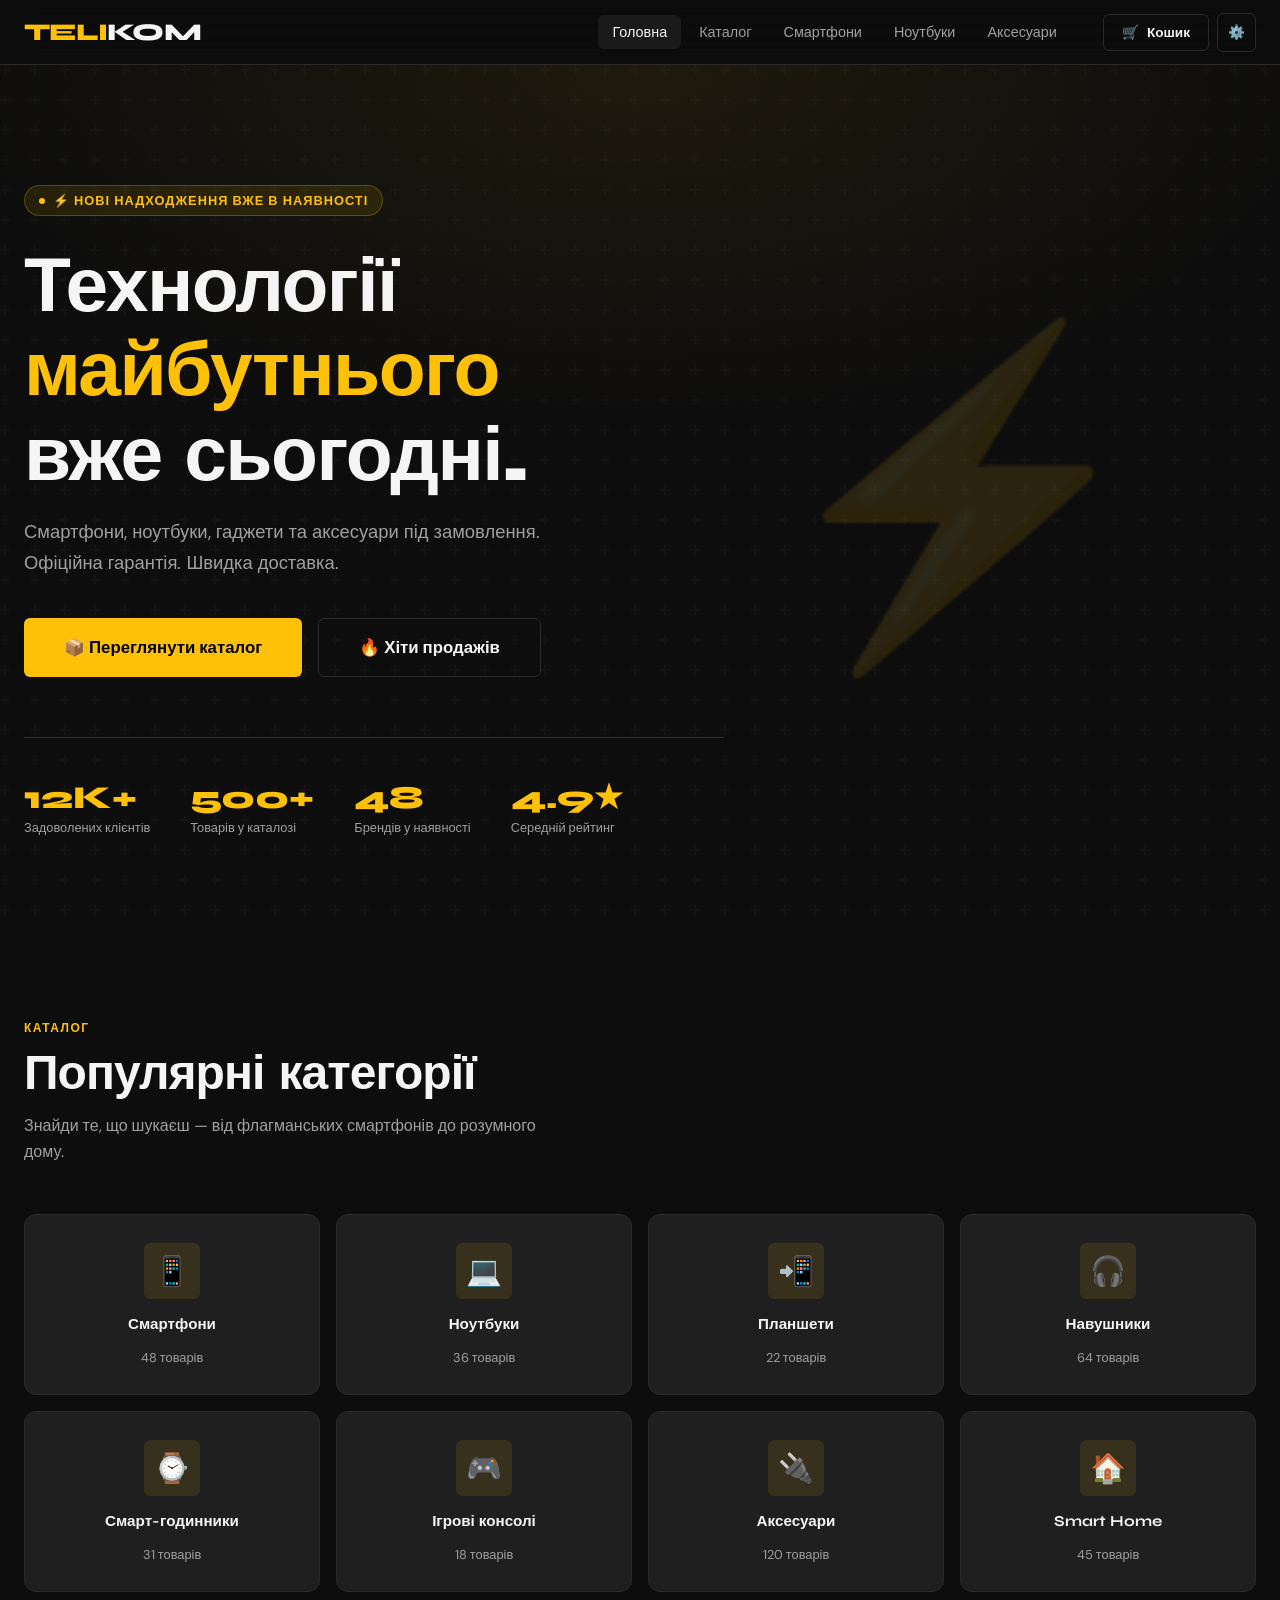
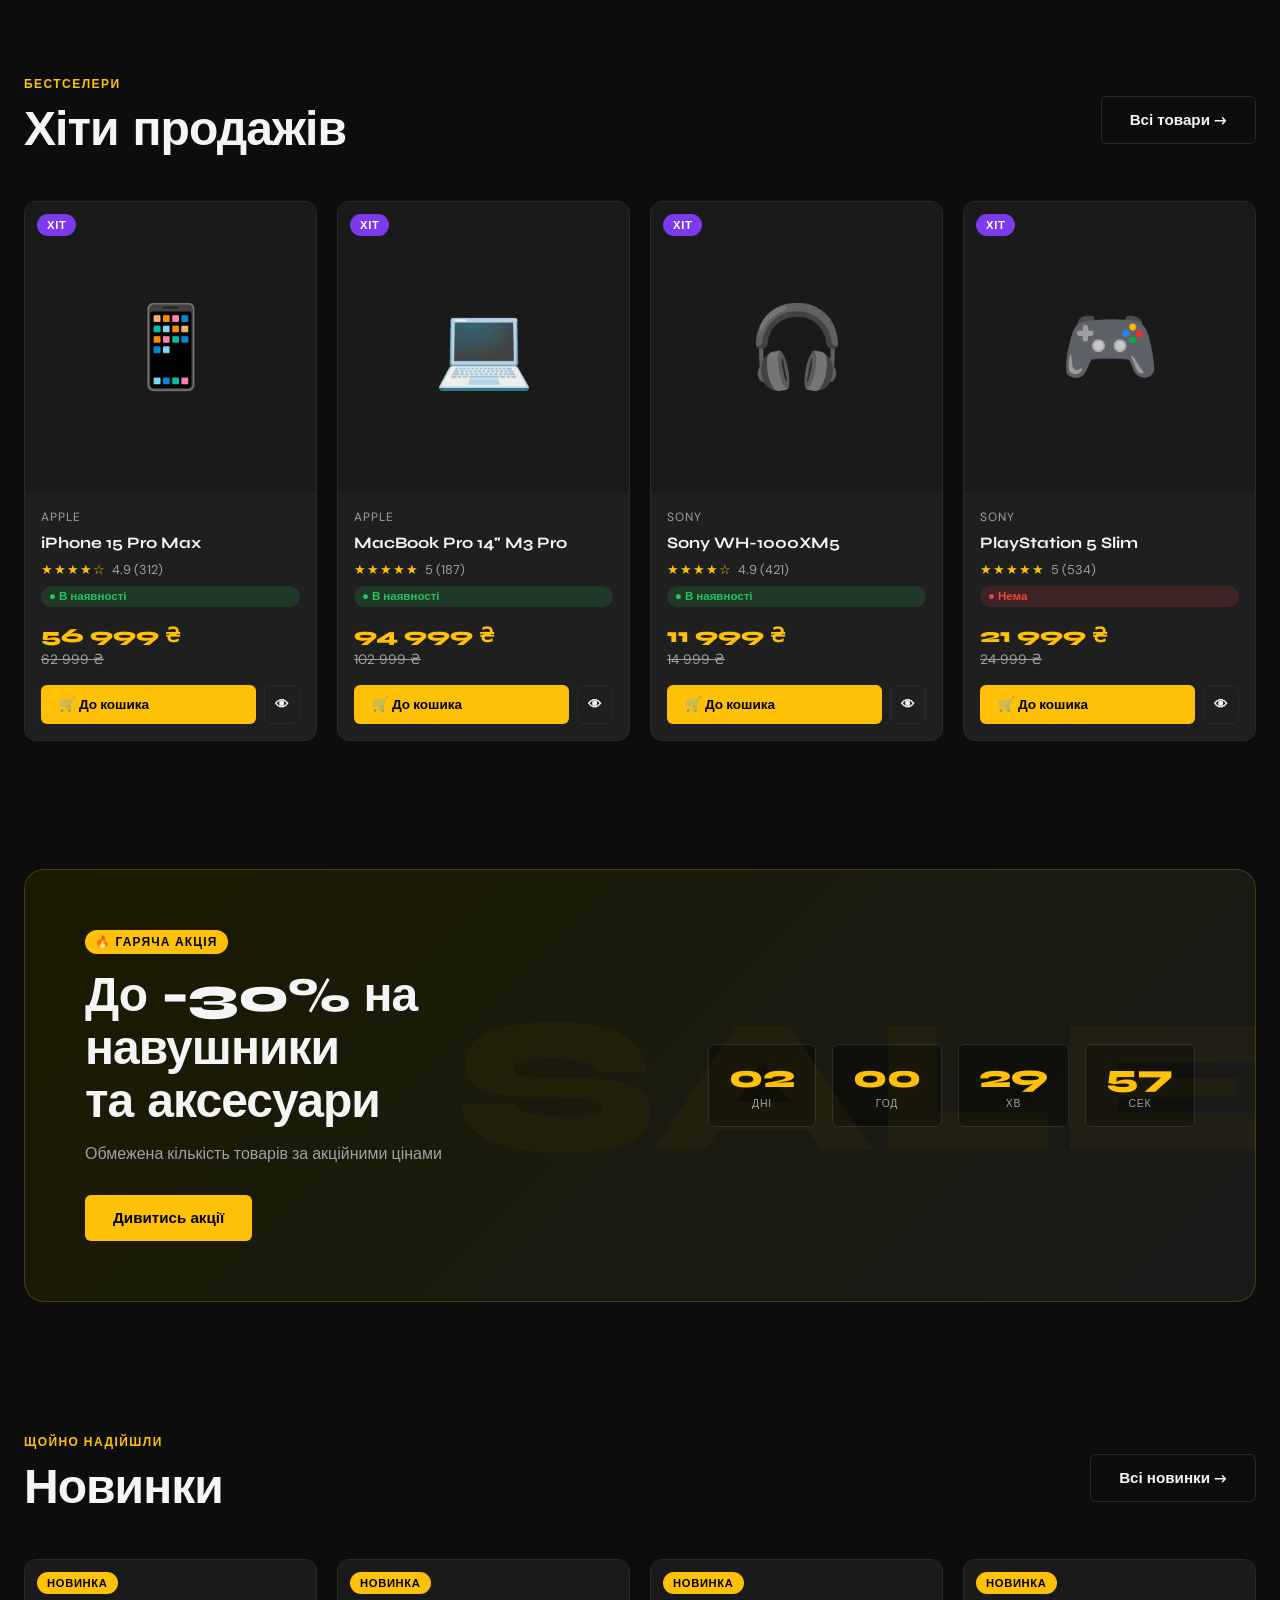
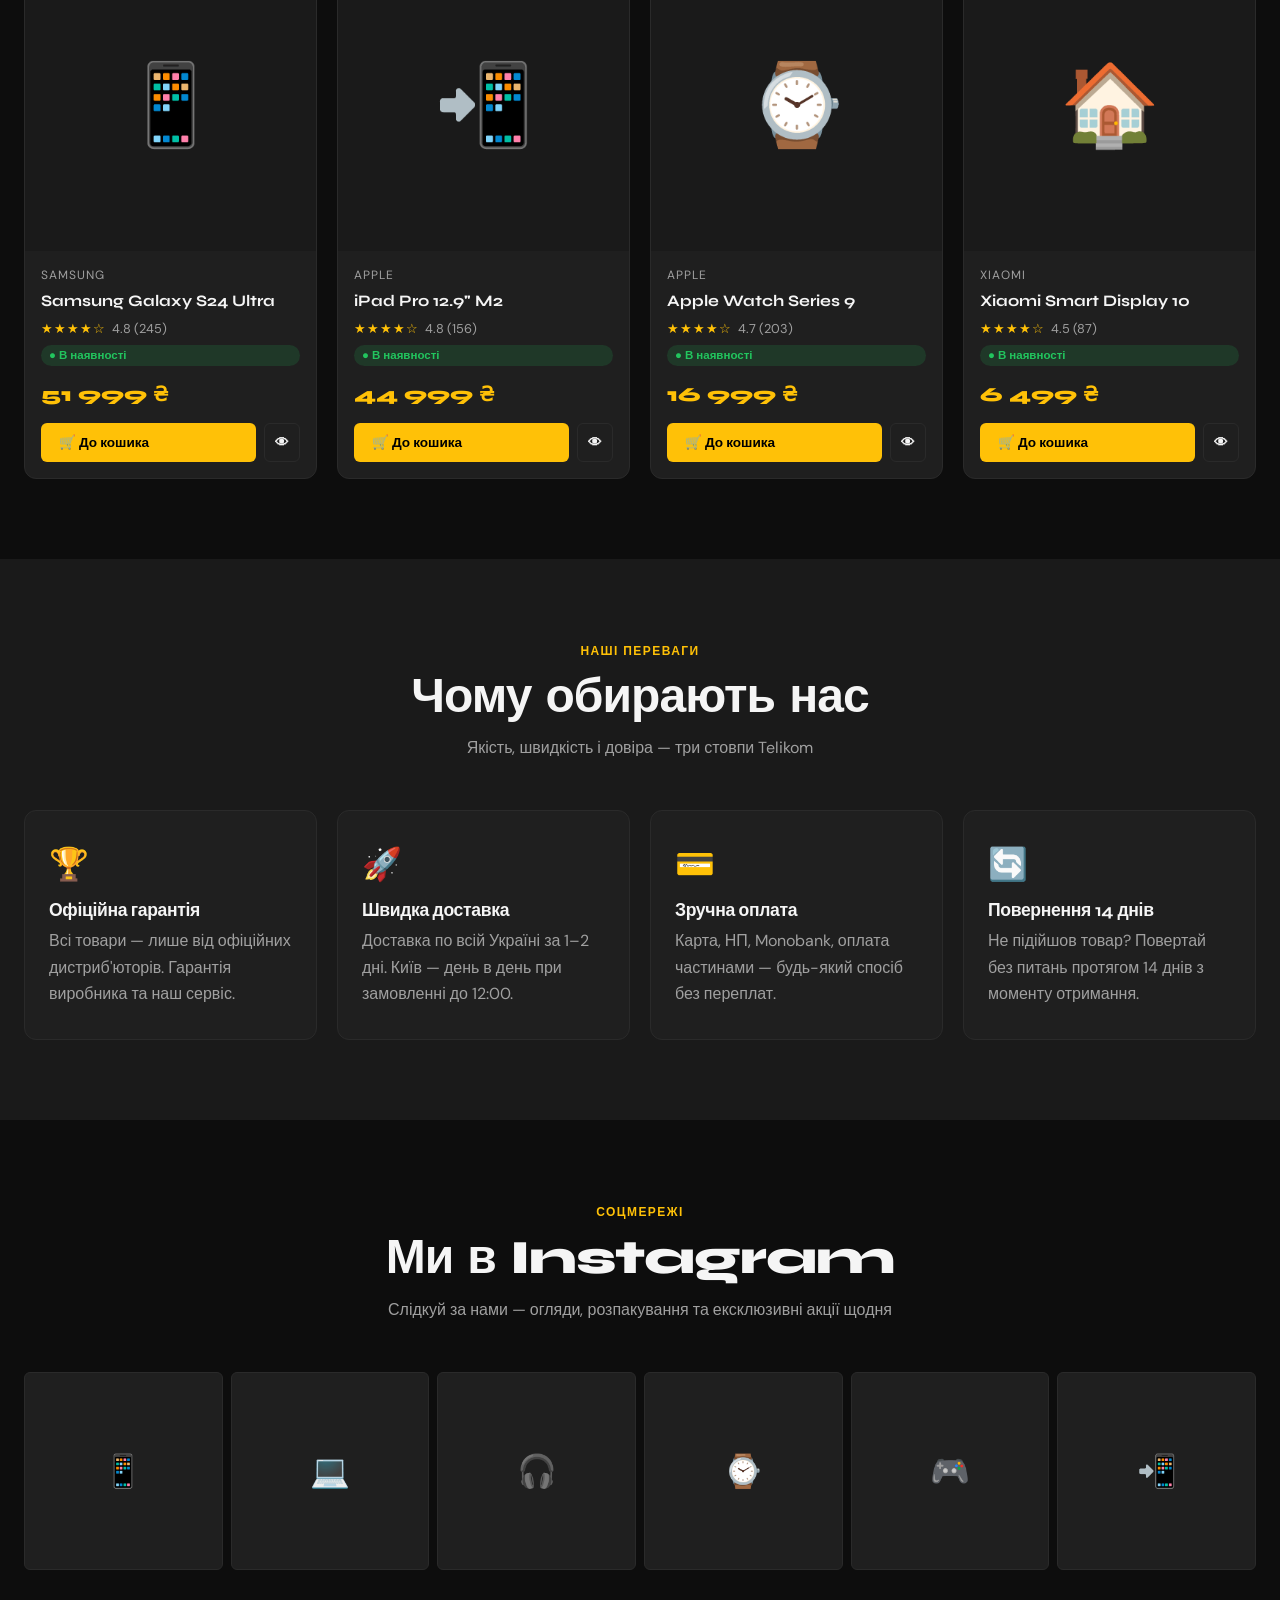
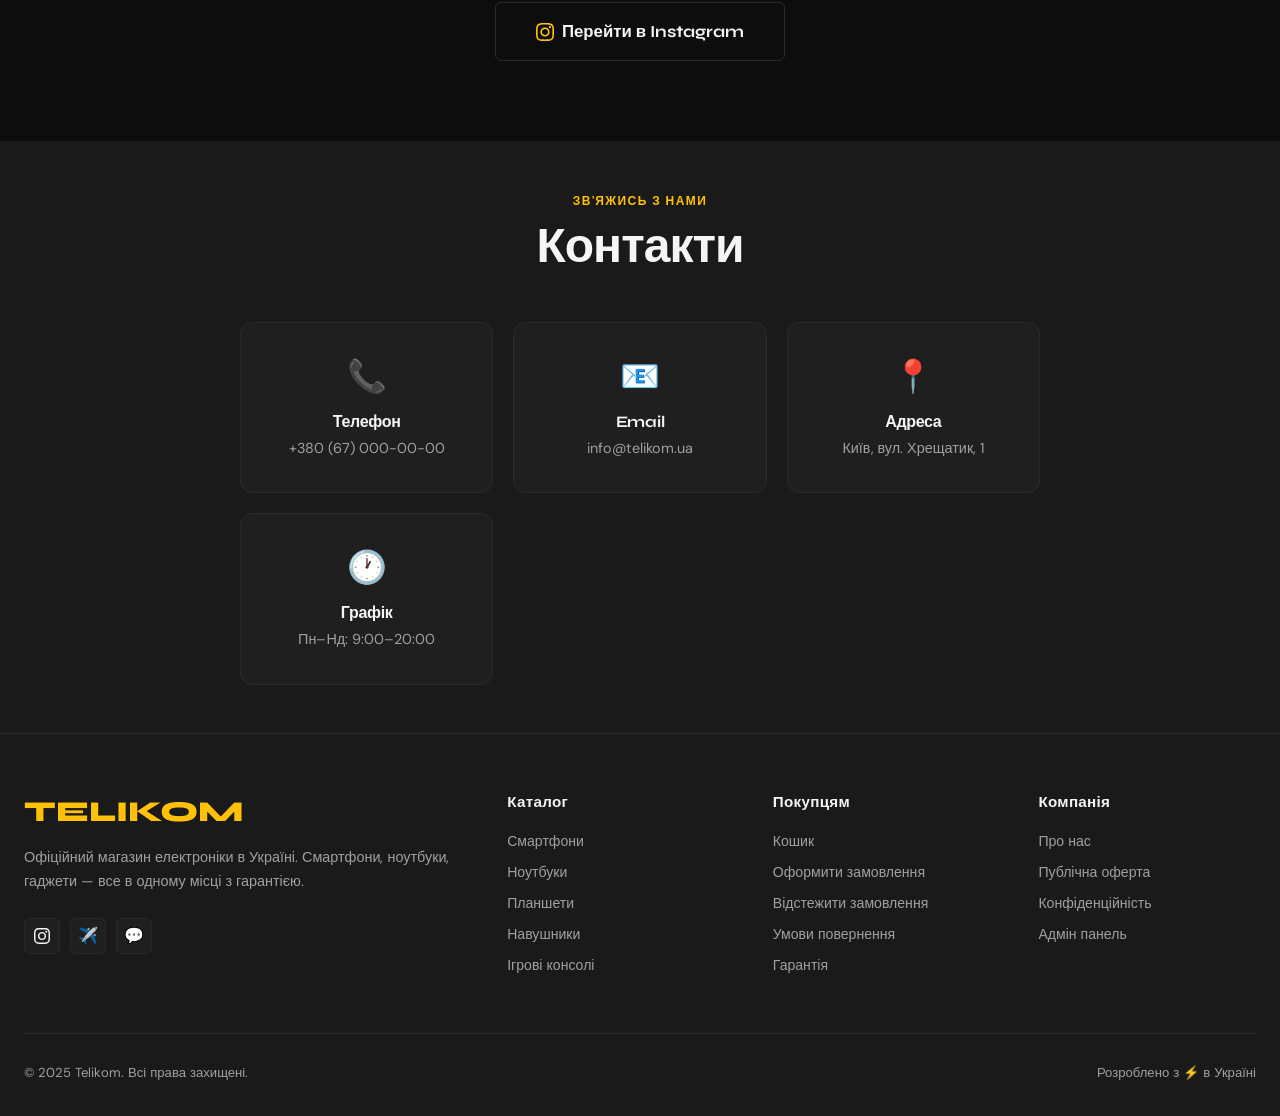
<file: index.html>
<!DOCTYPE html>
<html lang="uk">
<head>
  <meta charset="UTF-8">
  <meta name="viewport" content="width=device-width,initial-scale=1">
  <title>Telikom — Технології майбутнього</title>
  <link rel="stylesheet" href="style.css">
  <link rel="icon" href="data:image/svg+xml,<svg xmlns='http://www.w3.org/2000/svg' viewBox='0 0 100 100'><text y='.9em' font-size='90'>⚡</text></svg>">
</head>
<body>

<!-- ── NAV ── -->
<nav class="nav">
  <div class="container nav-inner">
    <a href="index.html" class="nav-logo">TELI<span>KOM</span></a>
    <div class="nav-links">
      <a href="index.html" class="active">Головна</a>
      <a href="catalog.html">Каталог</a>
      <a href="catalog.html?category=Смартфони">Смартфони</a>
      <a href="catalog.html?category=Ноутбуки">Ноутбуки</a>
      <a href="catalog.html?category=Аксесуари">Аксесуари</a>
    </div>
    <div class="nav-actions">
      <a href="cart.html" class="btn btn-ghost btn-sm">
        <span>🛒</span>
        <div class="cart-icon-wrap" style="position:relative">
          Кошик
          <span class="cart-badge" style="display:none">0</span>
        </div>
      </a>
      <a href="admin.html" class="btn btn-ghost btn-sm btn-icon" title="Адмін">⚙️</a>
      <button class="nav-hamburger" aria-label="Меню">
        <span></span><span></span><span></span>
      </button>
    </div>
  </div>
  <div class="container">
    <div class="nav-mobile">
      <a href="index.html">Головна</a>
      <a href="catalog.html">Каталог</a>
      <a href="catalog.html?category=Смартфони">Смартфони</a>
      <a href="catalog.html?category=Ноутбуки">Ноутбуки</a>
      <a href="catalog.html?category=Аксесуари">Аксесуари</a>
      <a href="cart.html">🛒 Кошик</a>
    </div>
  </div>
</nav>

<!-- ── HERO ── -->
<section class="hero">
  <div class="hero-visual">⚡</div>
  <div class="container">
    <div class="hero-content">
      <div class="hero-tag">
        ⚡ Нові надходження вже в наявності
      </div>
      <h1>Технології <span class="accent">майбутнього</span><br>вже сьогодні.</h1>
      <p>Смартфони, ноутбуки, гаджети та аксесуари під замовлення. Офіційна гарантія. Швидка доставка.</p>
      <div class="hero-btns">
        <a href="catalog.html" class="btn btn-primary btn-lg">📦 Переглянути каталог</a>
        <a href="#hits" class="btn btn-ghost btn-lg">🔥 Хіти продажів</a>
      </div>
      <div class="hero-stats">
        <div>
          <div class="hero-stat-num">12K+</div>
          <div class="hero-stat-label">Задоволених клієнтів</div>
        </div>
        <div>
          <div class="hero-stat-num">500+</div>
          <div class="hero-stat-label">Товарів у каталозі</div>
        </div>
        <div>
          <div class="hero-stat-num">48</div>
          <div class="hero-stat-label">Брендів у наявності</div>
        </div>
        <div>
          <div class="hero-stat-num">4.9★</div>
          <div class="hero-stat-label">Середній рейтинг</div>
        </div>
      </div>
    </div>
  </div>
</section>

<!-- ── CATEGORIES ── -->
<section class="section">
  <div class="container">
    <div class="section-header">
      <div class="section-label">Каталог</div>
      <h2>Популярні категорії</h2>
      <p>Знайди те, що шукаєш — від флагманських смартфонів до розумного дому.</p>
    </div>
    <div class="categories-grid" id="categories-grid">
      <!-- injected by JS -->
    </div>
  </div>
</section>

<!-- ── HITS ── -->
<section class="section" id="hits" style="padding-top:0">
  <div class="container">
    <div class="section-header" style="display:flex;align-items:center;justify-content:space-between;margin-bottom:32px">
      <div>
        <div class="section-label">Бестселери</div>
        <h2>Хіти продажів</h2>
      </div>
      <a href="catalog.html" class="btn btn-ghost">Всі товари →</a>
    </div>
    <div class="products-grid" id="hits-grid"></div>
  </div>
</section>

<!-- ── DEALS BANNER ── -->
<section class="section-sm">
  <div class="container">
    <div class="deals-banner">
      <div>
        <div class="deals-tag">🔥 ГАРЯЧА АКЦІЯ</div>
        <h2>До -30% на навушники<br>та аксесуари</h2>
        <p style="margin-top:12px">Обмежена кількість товарів за акційними цінами</p>
        <a href="catalog.html?category=Навушники" class="btn btn-primary" style="margin-top:28px">Дивитись акції</a>
      </div>
      <div class="deals-countdown">
        <div class="countdown-block">
          <div class="countdown-num" id="cd-days">02</div>
          <div class="countdown-label">Дні</div>
        </div>
        <div class="countdown-block">
          <div class="countdown-num" id="cd-hours">14</div>
          <div class="countdown-label">Год</div>
        </div>
        <div class="countdown-block">
          <div class="countdown-num" id="cd-mins">30</div>
          <div class="countdown-label">Хв</div>
        </div>
        <div class="countdown-block">
          <div class="countdown-num" id="cd-secs">00</div>
          <div class="countdown-label">Сек</div>
        </div>
      </div>
    </div>
  </div>
</section>

<!-- ── NEW ARRIVALS ── -->
<section class="section">
  <div class="container">
    <div class="section-header" style="display:flex;align-items:center;justify-content:space-between;margin-bottom:32px">
      <div>
        <div class="section-label">Щойно надійшли</div>
        <h2>Новинки</h2>
      </div>
      <a href="catalog.html?badge=new" class="btn btn-ghost">Всі новинки →</a>
    </div>
    <div class="products-grid" id="new-grid"></div>
  </div>
</section>

<!-- ── WHY US ── -->
<section class="section" style="background:var(--bg2)">
  <div class="container">
    <div class="section-header center">
      <div class="section-label">Наші переваги</div>
      <h2>Чому обирають нас</h2>
      <p>Якість, швидкість і довіра — три стовпи Telikom</p>
    </div>
    <div class="why-grid">
      <div class="why-card">
        <div class="why-icon">🏆</div>
        <h4>Офіційна гарантія</h4>
        <p>Всі товари — лише від офіційних дистриб'юторів. Гарантія виробника та наш сервіс.</p>
      </div>
      <div class="why-card">
        <div class="why-icon">🚀</div>
        <h4>Швидка доставка</h4>
        <p>Доставка по всій Україні за 1–2 дні. Київ — день в день при замовленні до 12:00.</p>
      </div>
      <div class="why-card">
        <div class="why-icon">💳</div>
        <h4>Зручна оплата</h4>
        <p>Карта, НП, Monobank, оплата частинами — будь-який спосіб без переплат.</p>
      </div>
      <div class="why-card">
        <div class="why-icon">🔄</div>
        <h4>Повернення 14 днів</h4>
        <p>Не підійшов товар? Повертай без питань протягом 14 днів з моменту отримання.</p>
      </div>
    </div>
  </div>
</section>

<!-- ── INSTAGRAM ── -->
<section class="section" id="instagram">
  <div class="container">
    <div class="section-header center">
      <div class="section-label">Соцмережі</div>
      <h2>Ми в Instagram</h2>
      <p>Слідкуй за нами — огляди, розпакування та ексклюзивні акції щодня</p>
    </div>
    <div class="ig-grid">
      <div class="ig-post">📱</div>
      <div class="ig-post">💻</div>
      <div class="ig-post">🎧</div>
      <div class="ig-post">⌚</div>
      <div class="ig-post">🎮</div>
      <div class="ig-post">📲</div>
    </div>
    <div style="text-align:center">
      <a href="https://instagram.com" target="_blank" class="btn btn-ghost btn-lg">
        <svg width="18" height="18" viewBox="0 0 24 24" fill="currentColor" style="color:var(--accent)"><path d="M12 2.163c3.204 0 3.584.012 4.85.07 3.252.148 4.771 1.691 4.919 4.919.058 1.265.069 1.645.069 4.849 0 3.205-.012 3.584-.069 4.849-.149 3.225-1.664 4.771-4.919 4.919-1.266.058-1.644.07-4.85.07-3.204 0-3.584-.012-4.849-.07-3.26-.149-4.771-1.699-4.919-4.92-.058-1.265-.07-1.644-.07-4.849 0-3.204.013-3.583.07-4.849.149-3.227 1.664-4.771 4.919-4.919 1.266-.057 1.645-.069 4.849-.069zm0-2.163c-3.259 0-3.667.014-4.947.072-4.358.2-6.78 2.618-6.98 6.98-.059 1.281-.073 1.689-.073 4.948 0 3.259.014 3.668.072 4.948.2 4.358 2.618 6.78 6.98 6.98 1.281.058 1.689.072 4.948.072 3.259 0 3.668-.014 4.948-.072 4.354-.2 6.782-2.618 6.979-6.98.059-1.28.073-1.689.073-4.948 0-3.259-.014-3.667-.072-4.947-.196-4.354-2.617-6.78-6.979-6.98-1.281-.059-1.69-.073-4.949-.073zm0 5.838c-3.403 0-6.162 2.759-6.162 6.162s2.759 6.163 6.162 6.163 6.162-2.759 6.162-6.163c0-3.403-2.759-6.162-6.162-6.162zm0 10.162c-2.209 0-4-1.79-4-4 0-2.209 1.791-4 4-4s4 1.791 4 4c0 2.21-1.791 4-4 4zm6.406-11.845c-.796 0-1.441.645-1.441 1.44s.645 1.44 1.441 1.44c.795 0 1.439-.645 1.439-1.44s-.644-1.44-1.439-1.44z"/></svg>
        Перейти в Instagram
      </a>
    </div>
  </div>
</section>

<!-- ── CONTACTS ── -->
<section class="section-sm" style="background:var(--bg2)">
  <div class="container">
    <div class="section-header center">
      <div class="section-label">Зв'яжись з нами</div>
      <h2>Контакти</h2>
    </div>
    <div style="display:grid;grid-template-columns:repeat(auto-fit,minmax(200px,1fr));gap:20px;max-width:800px;margin:0 auto">
      <div class="why-card" style="text-align:center">
        <div class="why-icon">📞</div>
        <h4 style="font-size:1rem;margin-bottom:6px">Телефон</h4>
        <p style="font-size:.9rem">+380 (67) 000-00-00</p>
      </div>
      <div class="why-card" style="text-align:center">
        <div class="why-icon">📧</div>
        <h4 style="font-size:1rem;margin-bottom:6px">Email</h4>
        <p style="font-size:.9rem">info@telikom.ua</p>
      </div>
      <div class="why-card" style="text-align:center">
        <div class="why-icon">📍</div>
        <h4 style="font-size:1rem;margin-bottom:6px">Адреса</h4>
        <p style="font-size:.9rem">Київ, вул. Хрещатик, 1</p>
      </div>
      <div class="why-card" style="text-align:center">
        <div class="why-icon">🕐</div>
        <h4 style="font-size:1rem;margin-bottom:6px">Графік</h4>
        <p style="font-size:.9rem">Пн–Нд: 9:00–20:00</p>
      </div>
    </div>
  </div>
</section>

<!-- ── FOOTER ── -->
<footer class="footer">
  <div class="container">
    <div class="footer-grid">
      <div>
        <div class="footer-brand">TELIKOM</div>
        <p class="footer-desc">Офіційний магазин електроніки в Україні. Смартфони, ноутбуки, гаджети — все в одному місці з гарантією.</p>
        <div class="footer-socials">
          <a href="https://instagram.com" target="_blank" class="social-btn" title="Instagram">
            <svg width="16" height="16" viewBox="0 0 24 24" fill="currentColor"><path d="M12 2.163c3.204 0 3.584.012 4.85.07 3.252.148 4.771 1.691 4.919 4.919.058 1.265.069 1.645.069 4.849 0 3.205-.012 3.584-.069 4.849-.149 3.225-1.664 4.771-4.919 4.919-1.266.058-1.644.07-4.85.07-3.204 0-3.584-.012-4.849-.07-3.26-.149-4.771-1.699-4.919-4.92-.058-1.265-.07-1.644-.07-4.849 0-3.204.013-3.583.07-4.849.149-3.227 1.664-4.771 4.919-4.919 1.266-.057 1.645-.069 4.849-.069zm0-2.163c-3.259 0-3.667.014-4.947.072-4.358.2-6.78 2.618-6.98 6.98-.059 1.281-.073 1.689-.073 4.948 0 3.259.014 3.668.072 4.948.2 4.358 2.618 6.78 6.98 6.98 1.281.058 1.689.072 4.948.072 3.259 0 3.668-.014 4.948-.072 4.354-.2 6.782-2.618 6.979-6.98.059-1.28.073-1.689.073-4.948 0-3.259-.014-3.667-.072-4.947-.196-4.354-2.617-6.78-6.979-6.98-1.281-.059-1.69-.073-4.949-.073zm0 5.838c-3.403 0-6.162 2.759-6.162 6.162s2.759 6.163 6.162 6.163 6.162-2.759 6.162-6.163c0-3.403-2.759-6.162-6.162-6.162zm0 10.162c-2.209 0-4-1.79-4-4 0-2.209 1.791-4 4-4s4 1.791 4 4c0 2.21-1.791 4-4 4zm6.406-11.845c-.796 0-1.441.645-1.441 1.44s.645 1.44 1.441 1.44c.795 0 1.439-.645 1.439-1.44s-.644-1.44-1.439-1.44z"/></svg>
          </a>
          <a href="#" class="social-btn" title="Telegram">✈️</a>
          <a href="#" class="social-btn" title="Viber">💬</a>
        </div>
      </div>
      <div>
        <h5>Каталог</h5>
        <ul>
          <li><a href="catalog.html?category=Смартфони">Смартфони</a></li>
          <li><a href="catalog.html?category=Ноутбуки">Ноутбуки</a></li>
          <li><a href="catalog.html?category=Планшети">Планшети</a></li>
          <li><a href="catalog.html?category=Навушники">Навушники</a></li>
          <li><a href="catalog.html?category=Ігрові консолі">Ігрові консолі</a></li>
        </ul>
      </div>
      <div>
        <h5>Покупцям</h5>
        <ul>
          <li><a href="cart.html">Кошик</a></li>
          <li><a href="checkout.html">Оформити замовлення</a></li>
          <li><a href="tracking.html">Відстежити замовлення</a></li>
          <li><a href="#">Умови повернення</a></li>
          <li><a href="#">Гарантія</a></li>
        </ul>
      </div>
      <div>
        <h5>Компанія</h5>
        <ul>
          <li><a href="#">Про нас</a></li>
          <li><a href="#">Публічна оферта</a></li>
          <li><a href="#">Конфіденційність</a></li>
          <li><a href="admin.html">Адмін панель</a></li>
        </ul>
      </div>
    </div>
    <div class="footer-bottom">
      <p>© 2025 Telikom. Всі права захищені.</p>
      <p>Розроблено з ⚡ в Україні</p>
    </div>
  </div>
</footer>

<script src="app.js"></script>
<script>
  const CATEGORIES = [
    { name: 'Смартфони', icon: '📱', count: 48 },
    { name: 'Ноутбуки', icon: '💻', count: 36 },
    { name: 'Планшети', icon: '📲', count: 22 },
    { name: 'Навушники', icon: '🎧', count: 64 },
    { name: 'Смарт-годинники', icon: '⌚', count: 31 },
    { name: 'Ігрові консолі', icon: '🎮', count: 18 },
    { name: 'Аксесуари', icon: '🔌', count: 120 },
    { name: 'Smart Home', icon: '🏠', count: 45 }
  ];

  // Render categories
  const catGrid = document.getElementById('categories-grid');
  catGrid.innerHTML = CATEGORIES.map(c => `
    <a href="catalog.html?category=${encodeURIComponent(c.name)}" class="cat-card">
      <div class="cat-icon">${c.icon}</div>
      <div class="cat-name">${c.name}</div>
      <div class="cat-count">${c.count} товарів</div>
    </a>
  `).join('');

  // Hits
  const hitsGrid = document.getElementById('hits-grid');
  const hits = PRODUCTS.filter(p => p.badge === 'hit').slice(0, 4);
  hitsGrid.innerHTML = hits.map(productCard).join('');

  // New arrivals
  const newGrid = document.getElementById('new-grid');
  const newProds = PRODUCTS.filter(p => p.badge === 'new').slice(0, 4);
  newGrid.innerHTML = newProds.map(productCard).join('');

  // Countdown (48h from now)
  initCountdown(Date.now() + 48 * 3600 * 1000 + 30 * 60 * 1000);
</script>
</body>
</html>
</file>
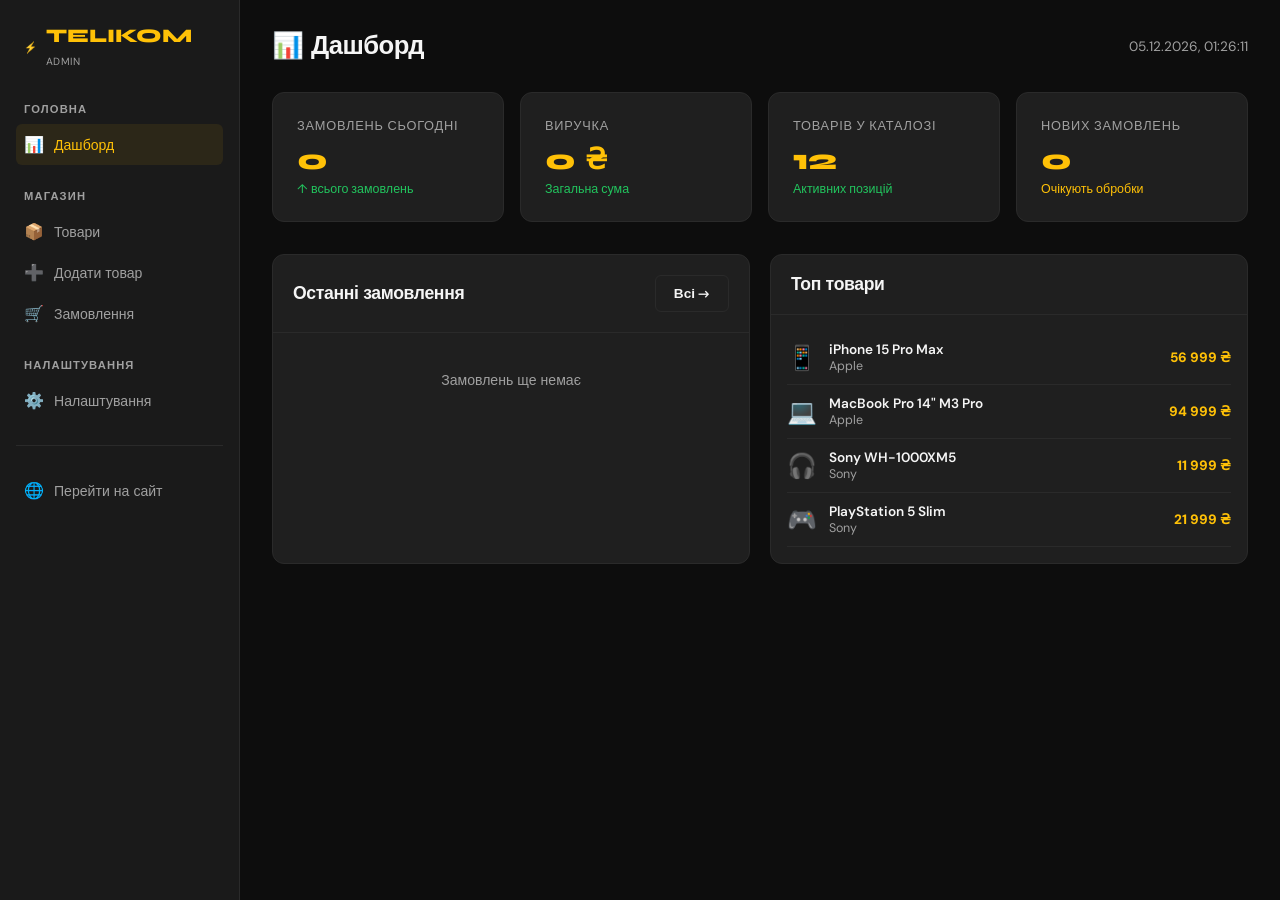
<file: admin.html>
<!DOCTYPE html>
<html lang="uk">
<head>
  <meta charset="UTF-8">
  <meta name="viewport" content="width=device-width,initial-scale=1">
  <title>Адмін — Telikom</title>
  <link rel="stylesheet" href="style.css">
  <link rel="icon" href="data:image/svg+xml,<svg xmlns='http://www.w3.org/2000/svg' viewBox='0 0 100 100'><text y='.9em' font-size='90'>⚙️</text></svg>">
</head>
<body>

<div class="admin-layout">

  <!-- SIDEBAR -->
  <aside class="admin-sidebar">
    <div class="admin-logo">
      <span>⚡</span>
      <div>
        TELIKOM
        <span>ADMIN</span>
      </div>
    </div>

    <div class="admin-nav-group">
      <h6>Головна</h6>
      <button class="admin-nav-link active" onclick="showPanel('dashboard', this)">
        <span class="nav-icon">📊</span> Дашборд
      </button>
    </div>

    <div class="admin-nav-group">
      <h6>Магазин</h6>
      <button class="admin-nav-link" onclick="showPanel('products', this)">
        <span class="nav-icon">📦</span> Товари
      </button>
      <button class="admin-nav-link" onclick="showPanel('add-product', this)">
        <span class="nav-icon">➕</span> Додати товар
      </button>
      <button class="admin-nav-link" onclick="showPanel('orders', this)">
        <span class="nav-icon">🛒</span> Замовлення
      </button>
    </div>

    <div class="admin-nav-group">
      <h6>Налаштування</h6>
      <button class="admin-nav-link" onclick="showPanel('settings', this)">
        <span class="nav-icon">⚙️</span> Налаштування
      </button>
    </div>

    <div style="margin-top:auto;padding-top:24px;border-top:1px solid var(--border)">
      <a href="index.html" class="admin-nav-link">
        <span class="nav-icon">🌐</span> Перейти на сайт
      </a>
    </div>
  </aside>

  <!-- MAIN -->
  <main class="admin-main">

    <!-- DASHBOARD -->
    <div class="admin-panel active" id="panel-dashboard">
      <div class="admin-topbar">
        <h2>📊 Дашборд</h2>
        <div style="font-size:.85rem;color:var(--muted)" id="current-time"></div>
      </div>

      <div class="stats-grid">
        <div class="stat-card">
          <div class="stat-label">Замовлень сьогодні</div>
          <div class="stat-val" id="stat-orders">0</div>
          <div class="stat-change">↑ всього замовлень</div>
        </div>
        <div class="stat-card">
          <div class="stat-label">Виручка</div>
          <div class="stat-val" id="stat-revenue">0 ₴</div>
          <div class="stat-change">Загальна сума</div>
        </div>
        <div class="stat-card">
          <div class="stat-label">Товарів у каталозі</div>
          <div class="stat-val" id="stat-products">0</div>
          <div class="stat-change">Активних позицій</div>
        </div>
        <div class="stat-card">
          <div class="stat-label">Нових замовлень</div>
          <div class="stat-val" id="stat-new">0</div>
          <div class="stat-change" style="color:var(--accent)">Очікують обробки</div>
        </div>
      </div>

      <div style="display:grid;grid-template-columns:1fr 1fr;gap:20px">
        <div class="table-wrap">
          <div style="padding:20px;border-bottom:1px solid var(--border);display:flex;align-items:center;justify-content:space-between">
            <h4 style="font-family:var(--font-head);font-weight:800">Останні замовлення</h4>
            <button class="btn btn-ghost btn-sm" onclick="showPanel('orders', document.querySelector('.admin-nav-link:nth-child(3)'))">Всі →</button>
          </div>
          <div style="padding:16px" id="recent-orders-list"></div>
        </div>
        <div class="table-wrap">
          <div style="padding:20px;border-bottom:1px solid var(--border)">
            <h4 style="font-family:var(--font-head);font-weight:800">Топ товари</h4>
          </div>
          <div style="padding:16px" id="top-products-list"></div>
        </div>
      </div>
    </div>

    <!-- PRODUCTS LIST -->
    <div class="admin-panel" id="panel-products">
      <div class="admin-topbar">
        <h2>📦 Товари</h2>
        <button class="btn btn-primary" onclick="showPanel('add-product', null)">+ Додати товар</button>
      </div>

      <div class="search-bar" style="max-width:400px;margin-bottom:20px">
        <span style="color:var(--muted)">🔍</span>
        <input type="text" id="admin-product-search" placeholder="Пошук по товарах..." oninput="filterAdminProducts(this.value)">
      </div>

      <div class="table-wrap">
        <table class="admin-table" id="products-table">
          <thead>
            <tr>
              <th>Фото</th>
              <th>Назва</th>
              <th>Бренд</th>
              <th>Категорія</th>
              <th>Ціна</th>
              <th>Наявність</th>
              <th>Рейтинг</th>
              <th>Дії</th>
            </tr>
          </thead>
          <tbody id="products-tbody"></tbody>
        </table>
      </div>
    </div>

    <!-- ADD PRODUCT -->
    <div class="admin-panel" id="panel-add-product">
      <div class="admin-topbar">
        <h2 id="add-product-title">➕ Додати товар</h2>
      </div>

      <div style="display:grid;grid-template-columns:1fr 1fr;gap:24px">
        <div>
          <div class="form-card" style="background:var(--card);border:1px solid var(--border);border-radius:12px;padding:24px;margin-bottom:20px">
            <h4 style="font-family:var(--font-head);font-weight:800;margin-bottom:20px;padding-bottom:16px;border-bottom:1px solid var(--border)">Основна інформація</h4>
            <div class="form-group">
              <label>Назва товару *</label>
              <input type="text" class="form-input" id="ap-name" placeholder="Наприклад: iPhone 16 Pro">
            </div>
            <div class="form-row">
              <div class="form-group">
                <label>Бренд *</label>
                <input type="text" class="form-input" id="ap-brand" placeholder="Apple">
              </div>
              <div class="form-group">
                <label>Категорія *</label>
                <select class="form-input" id="ap-category">
                  <option value="">Вибрати...</option>
                  <option>Смартфони</option>
                  <option>Ноутбуки</option>
                  <option>Планшети</option>
                  <option>Навушники</option>
                  <option>Смарт-годинники</option>
                  <option>Ігрові консолі</option>
                  <option>Аксесуари</option>
                  <option>Smart Home</option>
                </select>
              </div>
            </div>
            <div class="form-row">
              <div class="form-group">
                <label>Ціна (₴) *</label>
                <input type="number" class="form-input" id="ap-price" placeholder="0">
              </div>
              <div class="form-group">
                <label>Стара ціна (₴)</label>
                <input type="number" class="form-input" id="ap-old-price" placeholder="0">
              </div>
            </div>
            <div class="form-group">
              <label>Опис</label>
              <textarea class="form-input" id="ap-desc" rows="4" placeholder="Опис товару..."></textarea>
            </div>
            <div class="form-row">
              <div class="form-group">
                <label>Бейдж</label>
                <select class="form-input" id="ap-badge">
                  <option value="">Без бейджа</option>
                  <option value="new">НОВИНКА</option>
                  <option value="hit">ХІТ</option>
                  <option value="sale">АКЦІЯ</option>
                </select>
              </div>
              <div class="form-group">
                <label>Наявність</label>
                <select class="form-input" id="ap-stock">
                  <option value="true">В наявності</option>
                  <option value="false">Немає</option>
                </select>
              </div>
            </div>
            <div class="form-row">
              <div class="form-group">
                <label>Рейтинг (1–5)</label>
                <input type="number" class="form-input" id="ap-rating" placeholder="4.5" min="1" max="5" step="0.1">
              </div>
              <div class="form-group">
                <label>Емоджі</label>
                <input type="text" class="form-input" id="ap-emoji" placeholder="📱" maxlength="4">
              </div>
            </div>
          </div>
        </div>

        <div>
          <div class="form-card" style="background:var(--card);border:1px solid var(--border);border-radius:12px;padding:24px;margin-bottom:20px">
            <h4 style="font-family:var(--font-head);font-weight:800;margin-bottom:20px;padding-bottom:16px;border-bottom:1px solid var(--border)">Зображення</h4>
            <label class="img-upload" for="ap-image-upload">
              <input type="file" id="ap-image-upload" accept="image/*" onchange="previewImage(this)">
              <div id="img-preview" style="font-size:3rem;margin-bottom:12px">📷</div>
              <div style="color:var(--muted);font-size:.88rem">Натисни для завантаження фото<br><span style="font-size:.78rem">JPG, PNG, WebP до 5МБ</span></div>
            </label>
          </div>

          <div class="form-card" style="background:var(--card);border:1px solid var(--border);border-radius:12px;padding:24px">
            <div style="display:flex;align-items:center;justify-content:space-between;margin-bottom:20px;padding-bottom:16px;border-bottom:1px solid var(--border)">
              <h4 style="font-family:var(--font-head);font-weight:800">Технічні характеристики</h4>
              <button class="btn btn-ghost btn-sm" onclick="addSpecRow()">+ Додати</button>
            </div>
            <div id="specs-container">
              <div class="spec-row" style="display:grid;grid-template-columns:1fr 1fr 32px;gap:8px;margin-bottom:8px">
                <input type="text" class="form-input" placeholder="Параметр" style="font-size:.85rem">
                <input type="text" class="form-input" placeholder="Значення" style="font-size:.85rem">
                <button onclick="this.closest('.spec-row').remove()" style="background:none;color:var(--error);font-size:1.1rem;padding:0;border:none">✕</button>
              </div>
            </div>
          </div>
        </div>
      </div>

      <div style="display:flex;gap:12px;margin-top:8px;justify-content:flex-end">
        <button class="btn btn-ghost btn-lg" onclick="showPanel('products', null)">Скасувати</button>
        <button class="btn btn-primary btn-lg" onclick="saveProduct()">💾 Зберегти товар</button>
      </div>
    </div>

    <!-- ORDERS -->
    <div class="admin-panel" id="panel-orders">
      <div class="admin-topbar">
        <h2>🛒 Замовлення</h2>
        <div style="display:flex;gap:8px">
          <select class="form-input" id="orders-filter" onchange="renderOrdersTable()" style="padding:8px 12px;font-size:.85rem;width:auto">
            <option value="">Всі статуси</option>
            <option value="new">Нові</option>
            <option value="processing">В обробці</option>
            <option value="shipped">Відправлені</option>
            <option value="delivered">Доставлені</option>
          </select>
        </div>
      </div>

      <div class="table-wrap" id="orders-table-wrap">
        <table class="admin-table">
          <thead>
            <tr>
              <th>№ Замовлення</th>
              <th>Клієнт</th>
              <th>Телефон</th>
              <th>Сума</th>
              <th>Дата</th>
              <th>Статус</th>
              <th>Дії</th>
            </tr>
          </thead>
          <tbody id="orders-tbody"></tbody>
        </table>
        <div id="orders-empty" class="empty-state" style="display:none;padding:40px">
          <div class="empty-icon">📭</div>
          <h3>Замовлень немає</h3>
          <p>Замовлення з'являться тут після оформлення</p>
        </div>
      </div>
    </div>

    <!-- SETTINGS -->
    <div class="admin-panel" id="panel-settings">
      <div class="admin-topbar">
        <h2>⚙️ Налаштування</h2>
      </div>

      <div style="max-width:600px">
        <div class="form-card" style="background:var(--card);border:1px solid var(--border);border-radius:12px;padding:24px;margin-bottom:20px">
          <h4 style="font-family:var(--font-head);font-weight:800;margin-bottom:20px">Магазин</h4>
          <div class="form-group">
            <label>Назва магазину</label>
            <input type="text" class="form-input" value="TELIKOM">
          </div>
          <div class="form-group">
            <label>Email для сповіщень</label>
            <input type="email" class="form-input" value="admin@telikom.ua">
          </div>
          <div class="form-group">
            <label>Телефон підтримки</label>
            <input type="tel" class="form-input" value="+380 67 000-00-00">
          </div>
          <div class="form-group">
            <label>Мінімальна сума для безкоштовної доставки (₴)</label>
            <input type="number" class="form-input" value="2000">
          </div>
          <button class="btn btn-primary">💾 Зберегти</button>
        </div>

        <div class="form-card" style="background:var(--card);border:1px solid var(--border);border-radius:12px;padding:24px">
          <h4 style="font-family:var(--font-head);font-weight:800;margin-bottom:20px">Небезпечна зона</h4>
          <p style="color:var(--muted);font-size:.88rem;margin-bottom:16px">Ці дії незворотні. Будьте обережні.</p>
          <div style="display:flex;gap:12px;flex-wrap:wrap">
            <button class="btn btn-ghost btn-sm" style="border-color:var(--error);color:var(--error)" onclick="clearOrders()">Очистити всі замовлення</button>
            <button class="btn btn-ghost btn-sm" style="border-color:var(--error);color:var(--error)" onclick="resetCustomProducts()">Скинути кастомні товари</button>
          </div>
        </div>
      </div>
    </div>

  </main>
</div>

<!-- EDIT PRODUCT MODAL -->
<div class="modal-overlay" id="edit-modal">
  <div class="modal">
    <div class="modal-header">
      <h4 style="font-family:var(--font-head);font-weight:800">Редагувати товар</h4>
      <button class="modal-close" onclick="closeModal('edit-modal')">✕</button>
    </div>
    <div class="form-group">
      <label>Назва</label>
      <input type="text" class="form-input" id="edit-name">
    </div>
    <div class="form-row">
      <div class="form-group">
        <label>Ціна (₴)</label>
        <input type="number" class="form-input" id="edit-price">
      </div>
      <div class="form-group">
        <label>Стара ціна (₴)</label>
        <input type="number" class="form-input" id="edit-old-price">
      </div>
    </div>
    <div class="form-row">
      <div class="form-group">
        <label>Наявність</label>
        <select class="form-input" id="edit-stock">
          <option value="true">В наявності</option>
          <option value="false">Немає</option>
        </select>
      </div>
      <div class="form-group">
        <label>Бейдж</label>
        <select class="form-input" id="edit-badge">
          <option value="">Без бейджа</option>
          <option value="new">НОВИНКА</option>
          <option value="hit">ХІТ</option>
          <option value="sale">АКЦІЯ</option>
        </select>
      </div>
    </div>
    <input type="hidden" id="edit-product-id">
    <div style="display:flex;gap:12px;justify-content:flex-end;margin-top:20px">
      <button class="btn btn-ghost" onclick="closeModal('edit-modal')">Скасувати</button>
      <button class="btn btn-primary" onclick="saveEditProduct()">Зберегти</button>
    </div>
  </div>
</div>

<!-- ORDER STATUS MODAL -->
<div class="modal-overlay" id="status-modal">
  <div class="modal">
    <div class="modal-header">
      <h4 style="font-family:var(--font-head);font-weight:800">Змінити статус</h4>
      <button class="modal-close" onclick="closeModal('status-modal')">✕</button>
    </div>
    <input type="hidden" id="edit-order-id">
    <div class="form-group" style="margin-bottom:24px">
      <label>Замовлення: <strong id="modal-order-num" style="color:var(--accent)"></strong></label>
      <div class="radio-group" style="margin-top:12px">
        <label class="radio-option" onclick="selectRadioInModal(this)">
          <input type="radio" name="order-status" value="new"><div><div class="radio-label">✅ Підтверджено</div></div>
        </label>
        <label class="radio-option" onclick="selectRadioInModal(this)">
          <input type="radio" name="order-status" value="processing"><div><div class="radio-label">⚙️ В обробці</div></div>
        </label>
        <label class="radio-option" onclick="selectRadioInModal(this)">
          <input type="radio" name="order-status" value="shipped"><div><div class="radio-label">🚚 Відправлено</div></div>
        </label>
        <label class="radio-option" onclick="selectRadioInModal(this)">
          <input type="radio" name="order-status" value="delivered"><div><div class="radio-label">🎉 Доставлено</div></div>
        </label>
      </div>
    </div>
    <div style="display:flex;gap:12px;justify-content:flex-end">
      <button class="btn btn-ghost" onclick="closeModal('status-modal')">Скасувати</button>
      <button class="btn btn-primary" onclick="saveOrderStatus()">Зберегти</button>
    </div>
  </div>
</div>

<script src="app.js"></script>
<script>
  let customProducts = [];

  function loadCustomProducts() {
    try { customProducts = JSON.parse(localStorage.getItem('tl_custom_products')) || []; } catch { customProducts = []; }
  }
  function saveCustomProducts() { localStorage.setItem('tl_custom_products', JSON.stringify(customProducts)); }
  function getAllProducts() { return [...PRODUCTS, ...customProducts]; }

  loadCustomProducts();

  function showPanel(id, btn) {
    document.querySelectorAll('.admin-panel').forEach(p => p.classList.remove('active'));
    document.getElementById('panel-' + id).classList.add('active');
    document.querySelectorAll('.admin-nav-link').forEach(l => l.classList.remove('active'));
    if (btn) btn.classList.add('active');
    if (id === 'dashboard') renderDashboard();
    if (id === 'products') renderProductsTable();
    if (id === 'orders') renderOrdersTable();
  }

  function renderDashboard() {
    const orders = Orders.get();
    const revenue = orders.reduce((s, o) => s + (o.total || 0), 0);
    const newOrds = orders.filter(o => o.status === 'new').length;
    const all = getAllProducts();

    document.getElementById('stat-orders').textContent = orders.length;
    document.getElementById('stat-revenue').textContent = formatPrice(revenue);
    document.getElementById('stat-products').textContent = all.length;
    document.getElementById('stat-new').textContent = newOrds;
    document.getElementById('current-time').textContent = new Date().toLocaleString('uk-UA');

    // Recent orders
    const recent = [...orders].reverse().slice(0, 5);
    const statusLabels = { new: 'Нове', processing: 'В обробці', shipped: 'Відправлено', delivered: 'Доставлено' };
    document.getElementById('recent-orders-list').innerHTML = recent.length ? recent.map(o => `
      <div style="display:flex;align-items:center;justify-content:space-between;padding:10px 0;border-bottom:1px solid var(--border);font-size:.85rem">
        <div>
          <div style="font-weight:700;color:var(--accent)">${o.id}</div>
          <div style="color:var(--muted);font-size:.78rem">${o.customer?.name || '—'}</div>
        </div>
        <div style="text-align:right">
          <div style="font-weight:700">${formatPrice(o.total)}</div>
          <span class="status-pill status-${o.status}">${statusLabels[o.status] || o.status}</span>
        </div>
      </div>`).join('') : '<p style="color:var(--muted);font-size:.88rem;text-align:center;padding:20px 0">Замовлень ще немає</p>';

    // Top products
    const hits = PRODUCTS.filter(p => p.badge === 'hit').slice(0, 5);
    document.getElementById('top-products-list').innerHTML = hits.map(p => `
      <div style="display:flex;align-items:center;gap:12px;padding:10px 0;border-bottom:1px solid var(--border);font-size:.85rem">
        <div style="font-size:1.5rem">${p.emoji}</div>
        <div style="flex:1">
          <div style="font-weight:600">${p.name}</div>
          <div style="color:var(--muted);font-size:.78rem">${p.brand}</div>
        </div>
        <div style="color:var(--accent);font-weight:800">${formatPrice(p.price)}</div>
      </div>`).join('');
  }

  function renderProductsTable(query = '') {
    const all = getAllProducts();
    const filtered = query ? all.filter(p => `${p.name} ${p.brand} ${p.category}`.toLowerCase().includes(query.toLowerCase())) : all;
    const statusMap = { true: '<span class="availability in-stock">В наявності</span>', false: '<span class="availability out-stock">Немає</span>' };
    document.getElementById('products-tbody').innerHTML = filtered.map(p => `
      <tr>
        <td><div class="admin-product-img">${p.emoji}</div></td>
        <td><strong style="font-size:.9rem">${p.name}</strong></td>
        <td>${p.brand}</td>
        <td><span class="tag">${p.category}</span></td>
        <td><strong style="color:var(--accent)">${formatPrice(p.price)}</strong>${p.oldPrice ? `<br><span style="text-decoration:line-through;color:var(--muted);font-size:.78rem">${formatPrice(p.oldPrice)}</span>` : ''}</td>
        <td>${statusMap[p.inStock]}</td>
        <td>${renderStars(p.rating)} <span style="color:var(--muted)">${p.rating}</span></td>
        <td>
          <div style="display:flex;gap:6px">
            <button class="btn btn-ghost btn-sm" onclick="openEditModal('${p.id}')">✏️</button>
            <a href="product.html?id=${p.id}" target="_blank" class="btn btn-ghost btn-sm">👁</a>
          </div>
        </td>
      </tr>`).join('');
  }

  function filterAdminProducts(val) { renderProductsTable(val); }

  function renderOrdersTable() {
    const orders = Orders.get();
    const filter = document.getElementById('orders-filter').value;
    const filtered = filter ? orders.filter(o => o.status === filter) : orders;
    const reversed = [...filtered].reverse();

    const statusLabels = { new: 'Нове', processing: 'В обробці', shipped: 'Відправлено', delivered: 'Доставлено' };

    if (reversed.length === 0) {
      document.getElementById('orders-tbody').innerHTML = '';
      document.getElementById('orders-empty').style.display = 'block';
      return;
    }
    document.getElementById('orders-empty').style.display = 'none';
    document.getElementById('orders-tbody').innerHTML = reversed.map(o => `
      <tr>
        <td><strong style="color:var(--accent)">${o.id}</strong></td>
        <td>${o.customer?.name || '—'}</td>
        <td>${o.customer?.phone || '—'}</td>
        <td><strong>${formatPrice(o.total)}</strong></td>
        <td style="color:var(--muted);font-size:.82rem">${new Date(o.createdAt).toLocaleDateString('uk-UA')}</td>
        <td><span class="status-pill status-${o.status}">${statusLabels[o.status] || o.status}</span></td>
        <td>
          <div style="display:flex;gap:6px">
            <button class="btn btn-ghost btn-sm" onclick="openStatusModal('${o.id}')">✏️ Статус</button>
            <a href="tracking.html?id=${o.id}" target="_blank" class="btn btn-ghost btn-sm">👁</a>
          </div>
        </td>
      </tr>`).join('');
  }

  function addSpecRow() {
    const row = document.createElement('div');
    row.className = 'spec-row';
    row.style = 'display:grid;grid-template-columns:1fr 1fr 32px;gap:8px;margin-bottom:8px';
    row.innerHTML = `
      <input type="text" class="form-input" placeholder="Параметр" style="font-size:.85rem">
      <input type="text" class="form-input" placeholder="Значення" style="font-size:.85rem">
      <button onclick="this.closest('.spec-row').remove()" style="background:none;color:var(--error);font-size:1.1rem;padding:0;border:none">✕</button>`;
    document.getElementById('specs-container').appendChild(row);
  }

  function saveProduct() {
    const name = document.getElementById('ap-name').value.trim();
    const brand = document.getElementById('ap-brand').value.trim();
    const category = document.getElementById('ap-category').value;
    const price = +document.getElementById('ap-price').value;
    const oldPrice = +document.getElementById('ap-old-price').value || null;
    const desc = document.getElementById('ap-desc').value;
    const badge = document.getElementById('ap-badge').value || null;
    const inStock = document.getElementById('ap-stock').value === 'true';
    const rating = +document.getElementById('ap-rating').value || 4.5;
    const emoji = document.getElementById('ap-emoji').value || '📦';

    if (!name || !brand || !category || !price) {
      showToast('Заповніть обов\'язкові поля', 'error'); return;
    }

    const specs = {};
    document.querySelectorAll('.spec-row').forEach(row => {
      const inputs = row.querySelectorAll('input');
      if (inputs[0].value && inputs[1].value) specs[inputs[0].value] = inputs[1].value;
    });

    const product = {
      id: 'c' + Date.now(), name, brand, category, price, oldPrice,
      rating, reviews: 0, badge, inStock, emoji,
      specs: { ...specs, Гарантія: specs['Гарантія'] || '12 місяців' },
      description: desc || `${name} від ${brand}.`
    };

    customProducts.push(product);
    saveCustomProducts();
    showToast('Товар додано!', 'success');
    showPanel('products', null);
    renderProductsTable();
  }

  function openEditModal(id) {
    const all = getAllProducts();
    const p = all.find(pr => pr.id === id);
    if (!p) return;
    document.getElementById('edit-product-id').value = id;
    document.getElementById('edit-name').value = p.name;
    document.getElementById('edit-price').value = p.price;
    document.getElementById('edit-old-price').value = p.oldPrice || '';
    document.getElementById('edit-stock').value = String(p.inStock);
    document.getElementById('edit-badge').value = p.badge || '';
    document.getElementById('edit-modal').classList.add('open');
  }

  function saveEditProduct() {
    const id = document.getElementById('edit-product-id').value;
    const cIdx = customProducts.findIndex(p => p.id === id);
    const pIdx = PRODUCTS.findIndex(p => p.id === id);

    const updates = {
      name: document.getElementById('edit-name').value,
      price: +document.getElementById('edit-price').value,
      oldPrice: +document.getElementById('edit-old-price').value || null,
      inStock: document.getElementById('edit-stock').value === 'true',
      badge: document.getElementById('edit-badge').value || null
    };

    if (cIdx > -1) { Object.assign(customProducts[cIdx], updates); saveCustomProducts(); }
    else if (pIdx > -1) { Object.assign(PRODUCTS[pIdx], updates); }

    closeModal('edit-modal');
    renderProductsTable();
    showToast('Товар оновлено', 'success');
  }

  function openStatusModal(id) {
    const order = Orders.find(id);
    if (!order) return;
    document.getElementById('edit-order-id').value = id;
    document.getElementById('modal-order-num').textContent = id;
    document.querySelectorAll('input[name=order-status]').forEach(r => {
      const label = r.closest('.radio-option');
      r.checked = r.value === order.status;
      label.classList.toggle('selected', r.value === order.status);
    });
    document.getElementById('status-modal').classList.add('open');
  }

  function saveOrderStatus() {
    const id = document.getElementById('edit-order-id').value;
    const status = document.querySelector('input[name=order-status]:checked')?.value;
    if (!status) { showToast('Виберіть статус', 'error'); return; }
    Orders.update(id, status);
    closeModal('status-modal');
    renderOrdersTable();
    showToast('Статус оновлено', 'success');
  }

  function selectRadioInModal(label) {
    label.closest('.radio-group').querySelectorAll('.radio-option').forEach(l => l.classList.remove('selected'));
    label.classList.add('selected');
    label.querySelector('input').checked = true;
  }

  function closeModal(id) { document.getElementById(id).classList.remove('open'); }

  function previewImage(input) {
    if (input.files && input.files[0]) {
      const reader = new FileReader();
      reader.onload = e => {
        const prev = document.getElementById('img-preview');
        prev.innerHTML = `<img src="${e.target.result}" style="width:100%;height:160px;object-fit:contain;border-radius:8px">`;
      };
      reader.readAsDataURL(input.files[0]);
    }
  }

  function clearOrders() {
    if (confirm('Видалити ВСІ замовлення?')) {
      localStorage.removeItem('tl_orders');
      renderOrdersTable();
      renderDashboard();
      showToast('Замовлення очищено', 'info');
    }
  }

  function resetCustomProducts() {
    if (confirm('Видалити всі доданные вручну товари?')) {
      customProducts = [];
      saveCustomProducts();
      renderProductsTable();
      showToast('Кастомні товари видалено', 'info');
    }
  }

  // Close modals on overlay click
  document.querySelectorAll('.modal-overlay').forEach(overlay => {
    overlay.addEventListener('click', e => { if (e.target === overlay) overlay.classList.remove('open'); });
  });

  // Update time
  setInterval(() => {
    const el = document.getElementById('current-time');
    if (el) el.textContent = new Date().toLocaleString('uk-UA');
  }, 1000);

  // Init
  renderDashboard();
</script>
</body>
</html>
</file>
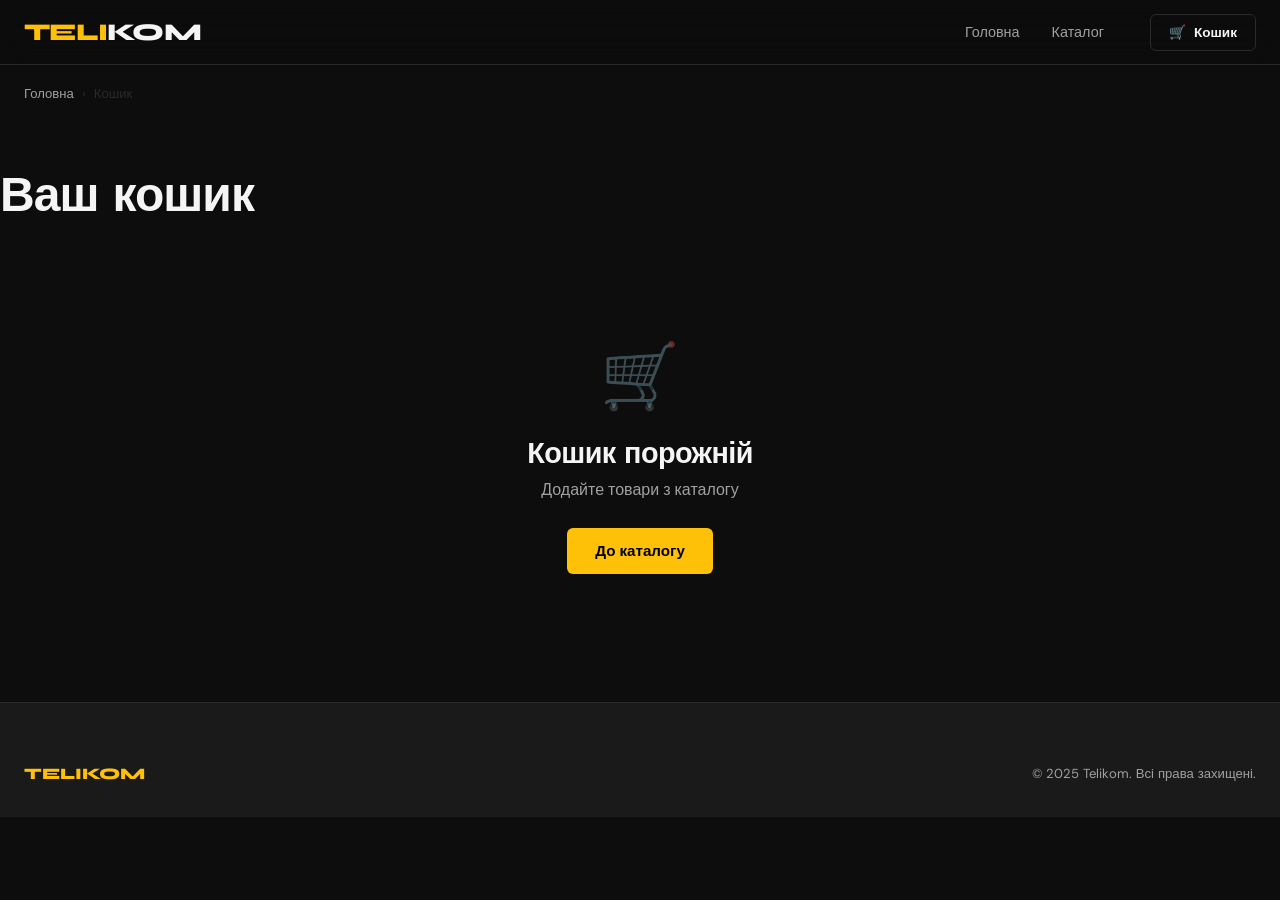
<file: cart.html>
<!DOCTYPE html>
<html lang="uk">
<head>
  <meta charset="UTF-8">
  <meta name="viewport" content="width=device-width,initial-scale=1">
  <title>Кошик — Telikom</title>
  <link rel="stylesheet" href="style.css">
  <link rel="icon" href="data:image/svg+xml,<svg xmlns='http://www.w3.org/2000/svg' viewBox='0 0 100 100'><text y='.9em' font-size='90'>⚡</text></svg>">
</head>
<body>

<nav class="nav">
  <div class="container nav-inner">
    <a href="index.html" class="nav-logo">TELI<span>KOM</span></a>
    <div class="nav-links">
      <a href="index.html">Головна</a>
      <a href="catalog.html">Каталог</a>
    </div>
    <div class="nav-actions">
      <a href="cart.html" class="btn btn-ghost btn-sm active">
        🛒 <div class="cart-icon-wrap" style="position:relative">Кошик <span class="cart-badge" style="display:none">0</span></div>
      </a>
      <button class="nav-hamburger"><span></span><span></span><span></span></button>
    </div>
  </div>
  <div class="container"><div class="nav-mobile">
    <a href="index.html">Головна</a>
    <a href="catalog.html">Каталог</a>
  </div></div>
</nav>

<div class="container">
  <div class="breadcrumb">
    <a href="index.html">Головна</a>
    <span>›</span>
    <span>Кошик</span>
  </div>
</div>

<div class="container section-sm">
  <h2 style="margin-bottom:32px">Ваш кошик</h2>

  <div id="cart-content">
    <!-- rendered by JS -->
  </div>
</div>

<footer class="footer">
  <div class="container">
    <div class="footer-bottom" style="padding-top:0;border-top:none">
      <a href="index.html" style="font-family:var(--font-head);font-weight:800;color:var(--accent)">TELIKOM</a>
      <p style="color:var(--muted);font-size:.82rem">© 2025 Telikom. Всі права захищені.</p>
    </div>
  </div>
</footer>

<script src="app.js"></script>
<script>
  function renderCart() {
    const items = Cart.items();
    const container = document.getElementById('cart-content');

    if (items.length === 0) {
      container.innerHTML = `
        <div class="empty-state">
          <div class="empty-icon">🛒</div>
          <h3>Кошик порожній</h3>
          <p>Додайте товари з каталогу</p>
          <a href="catalog.html" class="btn btn-primary" style="margin-top:24px">До каталогу</a>
        </div>`;
      return;
    }

    const total = Cart.total();
    const delivery = total >= 2000 ? 0 : 99;
    const discount = items.reduce((s, i) => s + ((i.oldPrice || i.price) - i.price) * i.qty, 0);

    container.innerHTML = `
      <div class="cart-layout">
        <div id="cart-items">
          ${items.map(item => `
            <div class="cart-item" id="item-${item.id}">
              <a href="product.html?id=${item.id}" class="cart-item-img">${item.emoji}</a>
              <div class="cart-item-info">
                <div class="cart-item-brand">${item.brand}</div>
                <a href="product.html?id=${item.id}"><div class="cart-item-name">${item.name}</div></a>
                <div class="cart-item-price" style="margin-top:6px">${formatPrice(item.price)}</div>
              </div>
              <div class="qty-control">
                <button onclick="updateQty('${item.id}',-1)">−</button>
                <input type="number" value="${item.qty}" min="1" max="99" onchange="setItemQty('${item.id}', this.value)" style="width:50px">
                <button onclick="updateQty('${item.id}',1)">+</button>
              </div>
              <div style="font-family:var(--font-head);font-weight:800;color:var(--accent);font-size:1.1rem;min-width:100px;text-align:right">
                ${formatPrice(item.price * item.qty)}
              </div>
              <button class="cart-item-remove" onclick="removeItem('${item.id}')" title="Видалити">🗑</button>
            </div>
          `).join('')}

          <div style="display:flex;gap:12px;margin-top:16px">
            <a href="catalog.html" class="btn btn-ghost">← Продовжити покупки</a>
            <button class="btn btn-ghost" onclick="clearAll()" style="color:var(--error);border-color:var(--error)">Очистити кошик</button>
          </div>
        </div>

        <div class="cart-summary">
          <h3>Підсумок</h3>
          <div class="summary-row">
            <span>Товари (${items.reduce((s,i)=>s+i.qty,0)} шт.)</span>
            <span>${formatPrice(total)}</span>
          </div>
          ${discount > 0 ? `<div class="summary-row"><span>Знижка</span><span style="color:var(--success)">−${formatPrice(discount)}</span></div>` : ''}
          <div class="summary-row">
            <span>Доставка</span>
            <span style="${delivery === 0 ? 'color:var(--success)' : ''}">${delivery === 0 ? 'Безкоштовно' : formatPrice(delivery)}</span>
          </div>
          ${total < 2000 ? `<p style="font-size:.78rem;color:var(--muted);margin-top:4px">Додайте ще ${formatPrice(2000-total)} для безкоштовної доставки</p>` : ''}
          <div class="summary-total">
            <span>Разом</span>
            <span>${formatPrice(total + delivery)}</span>
          </div>
          <a href="checkout.html" class="btn btn-primary btn-full btn-lg" style="margin-top:20px">
            Оформити замовлення →
          </a>
          <div style="display:flex;justify-content:center;gap:16px;margin-top:16px;font-size:.75rem;color:var(--muted)">
            <span>🔒 Безпечна оплата</span>
            <span>🚚 Швидка доставка</span>
          </div>
        </div>
      </div>
    `;
  }

  function updateQty(id, delta) {
    const items = Cart.get();
    const idx = items.findIndex(i => i.id === id);
    if (idx > -1) {
      items[idx].qty = Math.max(1, items[idx].qty + delta);
      Cart.save(items);
    }
    renderCart();
  }

  function setItemQty(id, val) {
    Cart.setQty(id, +val);
    renderCart();
  }

  function removeItem(id) {
    Cart.remove(id);
    renderCart();
    showToast('Товар видалено з кошика', 'info');
  }

  function clearAll() {
    if (confirm('Очистити весь кошик?')) {
      Cart.clear();
      renderCart();
    }
  }

  renderCart();
</script>
</body>
</html>
</file>
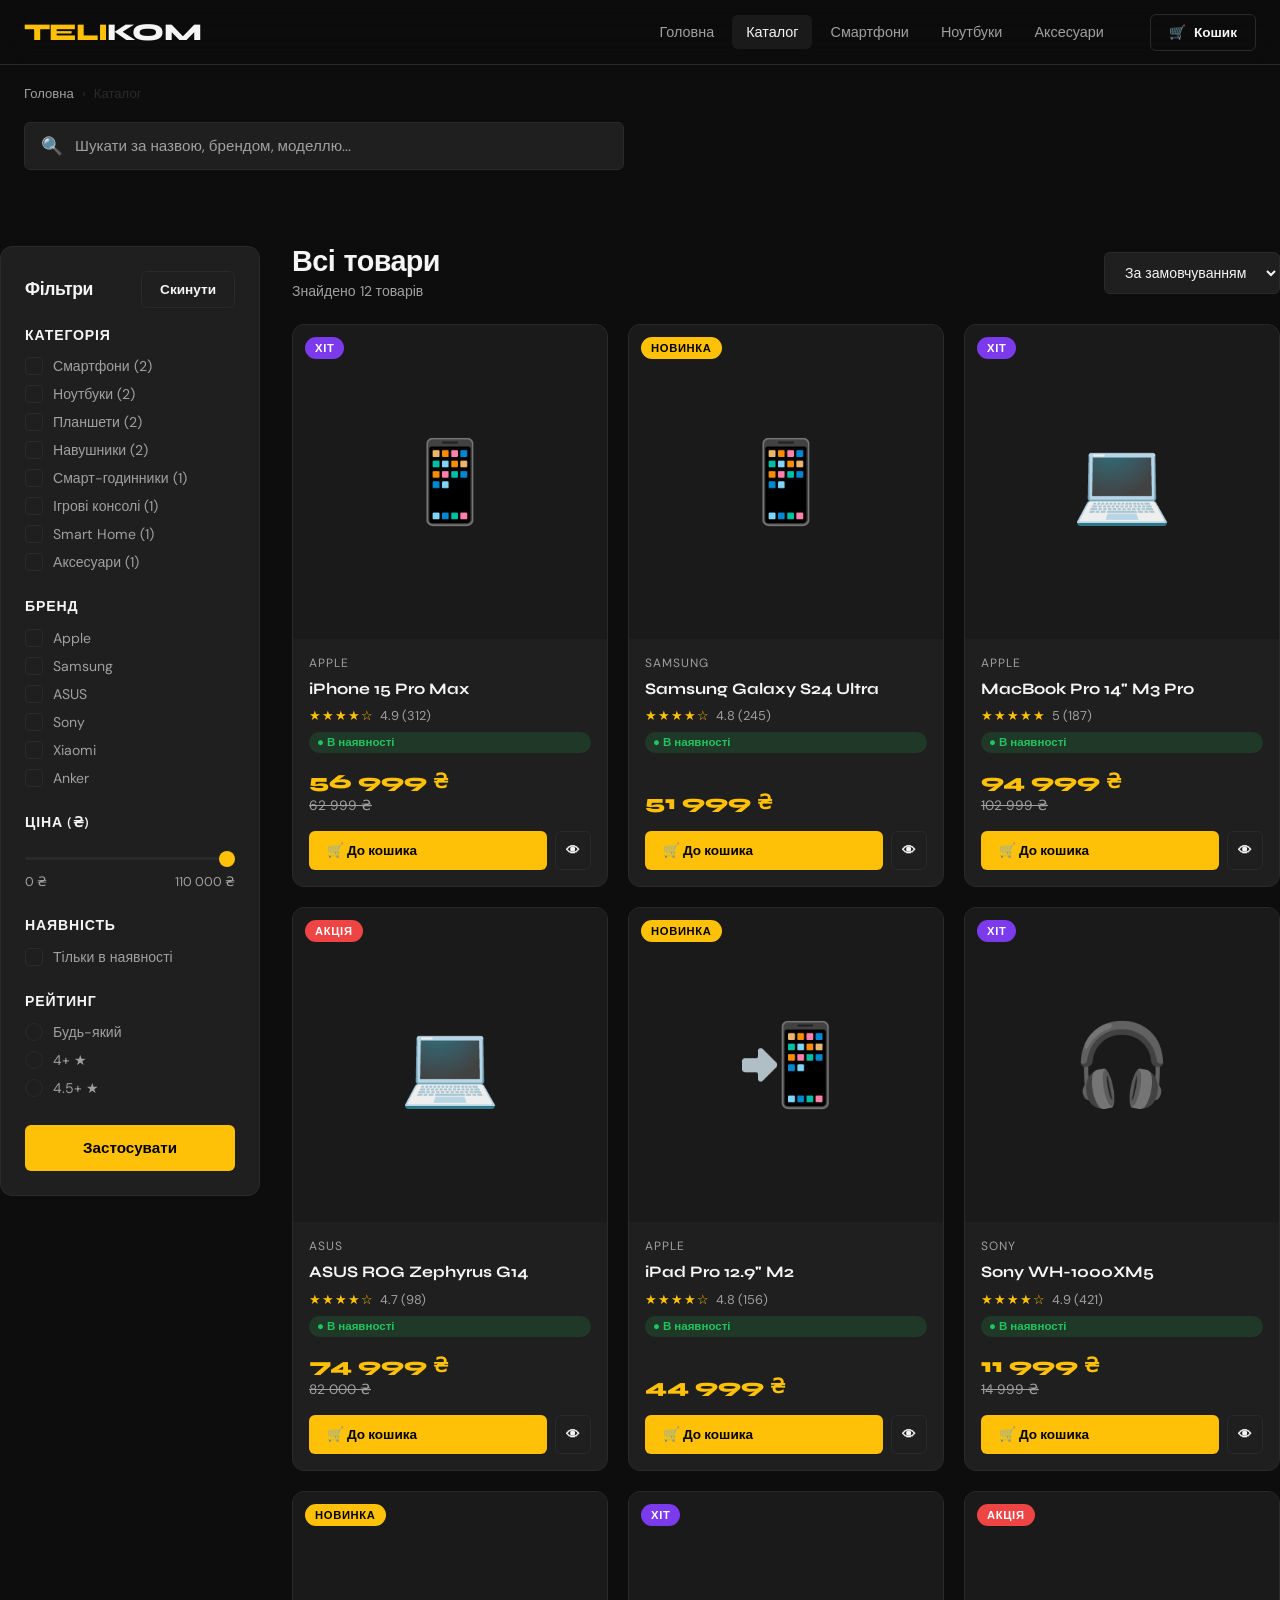
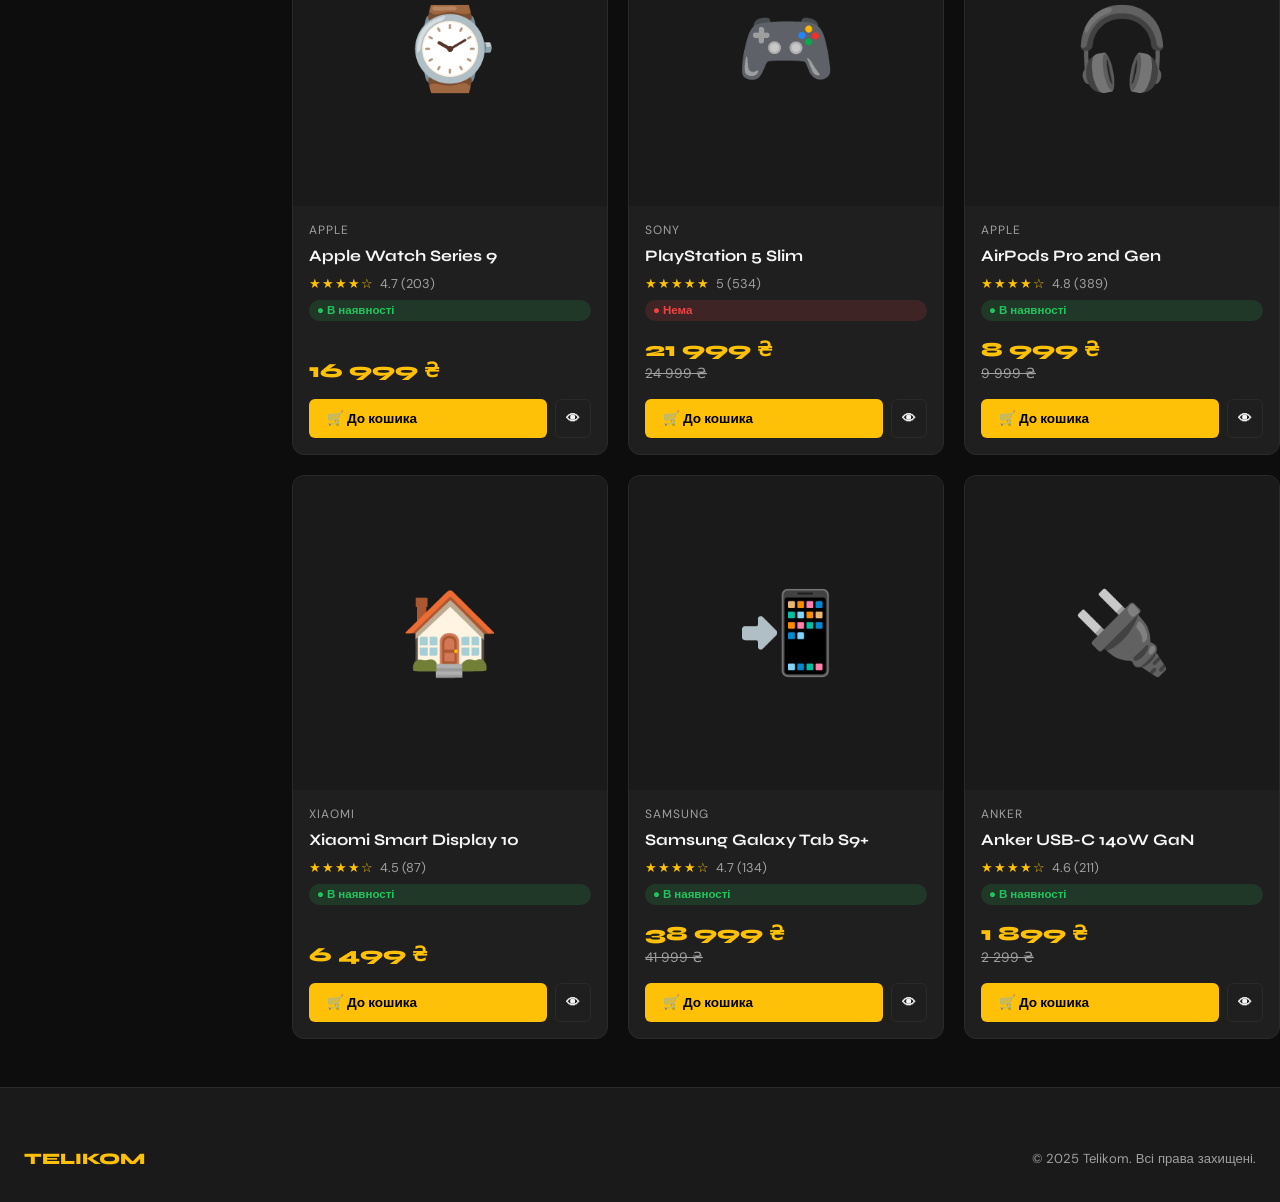
<file: catalog.html>
<!DOCTYPE html>
<html lang="uk">
<head>
  <meta charset="UTF-8">
  <meta name="viewport" content="width=device-width,initial-scale=1">
  <title>Каталог — Telikom</title>
  <link rel="stylesheet" href="style.css">
  <link rel="icon" href="data:image/svg+xml,<svg xmlns='http://www.w3.org/2000/svg' viewBox='0 0 100 100'><text y='.9em' font-size='90'>⚡</text></svg>">
</head>
<body>

<nav class="nav">
  <div class="container nav-inner">
    <a href="index.html" class="nav-logo">TELI<span>KOM</span></a>
    <div class="nav-links">
      <a href="index.html">Головна</a>
      <a href="catalog.html" class="active">Каталог</a>
      <a href="catalog.html?category=Смартфони">Смартфони</a>
      <a href="catalog.html?category=Ноутбуки">Ноутбуки</a>
      <a href="catalog.html?category=Аксесуари">Аксесуари</a>
    </div>
    <div class="nav-actions">
      <a href="cart.html" class="btn btn-ghost btn-sm">
        🛒 <div class="cart-icon-wrap" style="position:relative">Кошик <span class="cart-badge" style="display:none">0</span></div>
      </a>
      <button class="nav-hamburger"><span></span><span></span><span></span></button>
    </div>
  </div>
  <div class="container"><div class="nav-mobile">
    <a href="index.html">Головна</a>
    <a href="catalog.html">Каталог</a>
    <a href="cart.html">🛒 Кошик</a>
  </div></div>
</nav>

<div class="container">
  <div class="breadcrumb">
    <a href="index.html">Головна</a>
    <span>›</span>
    <span id="breadcrumb-current">Каталог</span>
  </div>
</div>

<!-- ── SEARCH ── -->
<div class="container" style="margin-bottom:0">
  <div class="search-bar" style="max-width:600px">
    <span style="color:var(--muted);font-size:1.1rem">🔍</span>
    <input type="text" id="search-input" placeholder="Шукати за назвою, брендом, моделлю...">
    <button id="search-clear" style="background:none;color:var(--muted);font-size:.85rem;display:none" onclick="clearSearch()">✕</button>
  </div>
</div>

<!-- ── CATALOG LAYOUT ── -->
<div class="container section-sm">
  <div class="catalog-layout">

    <!-- SIDEBAR -->
    <aside class="sidebar">
      <div style="display:flex;align-items:center;justify-content:space-between;margin-bottom:20px">
        <h4 style="font-family:var(--font-head);font-weight:800">Фільтри</h4>
        <button class="btn btn-ghost btn-sm" onclick="resetFilters()">Скинути</button>
      </div>

      <div class="filter-group">
        <h5>Категорія</h5>
        <div id="filter-categories">
          <!-- rendered by JS -->
        </div>
      </div>

      <div class="filter-group">
        <h5>Бренд</h5>
        <div id="filter-brands">
          <!-- rendered by JS -->
        </div>
      </div>

      <div class="filter-group">
        <h5>Ціна (₴)</h5>
        <input type="range" class="range-input" id="price-range" min="0" max="110000" value="110000" oninput="updatePriceFilter(this.value)">
        <div class="range-vals">
          <span>0 ₴</span>
          <span id="price-max-label">110 000 ₴</span>
        </div>
      </div>

      <div class="filter-group">
        <h5>Наявність</h5>
        <label class="filter-check">
          <input type="checkbox" id="filter-instock">
          <span>Тільки в наявності</span>
        </label>
      </div>

      <div class="filter-group">
        <h5>Рейтинг</h5>
        <label class="filter-check">
          <input type="radio" name="rating" value="0" checked style="appearance:none;width:18px;height:18px;border:1.5px solid var(--border);border-radius:50%;flex-shrink:0;cursor:pointer;transition:var(--trans)">
          <span>Будь-який</span>
        </label>
        <label class="filter-check">
          <input type="radio" name="rating" value="4" style="appearance:none;width:18px;height:18px;border:1.5px solid var(--border);border-radius:50%;flex-shrink:0;cursor:pointer">
          <span>4+ ★</span>
        </label>
        <label class="filter-check">
          <input type="radio" name="rating" value="4.5" style="appearance:none;width:18px;height:18px;border:1.5px solid var(--border);border-radius:50%;flex-shrink:0;cursor:pointer">
          <span>4.5+ ★</span>
        </label>
      </div>

      <button class="btn btn-primary btn-full" onclick="applyFilters()">Застосувати</button>
    </aside>

    <!-- PRODUCTS AREA -->
    <div>
      <div class="catalog-header">
        <div>
          <h3 id="catalog-title" style="margin-bottom:4px">Всі товари</h3>
          <div class="catalog-count" id="catalog-count">Знайдено 12 товарів</div>
        </div>
        <div class="catalog-sort">
          <select id="sort-select" onchange="applyFilters()">
            <option value="default">За замовчуванням</option>
            <option value="price-asc">Ціна: від низької</option>
            <option value="price-desc">Ціна: від високої</option>
            <option value="rating">Рейтинг</option>
            <option value="name">За назвою</option>
          </select>
        </div>
      </div>
      <div class="products-grid" id="products-grid"></div>
      <div id="no-results" class="no-results" style="display:none">
        <div style="font-size:3rem;margin-bottom:16px">🔍</div>
        <h3>Нічого не знайдено</h3>
        <p>Спробуй змінити фільтри або пошуковий запит</p>
        <button class="btn btn-primary" style="margin-top:20px" onclick="resetFilters()">Скинути фільтри</button>
      </div>
    </div>
  </div>
</div>

<!-- FOOTER -->
<footer class="footer">
  <div class="container">
    <div class="footer-bottom" style="padding-top:0;border-top:none">
      <a href="index.html" style="font-family:var(--font-head);font-weight:800;color:var(--accent)">TELIKOM</a>
      <p style="color:var(--muted);font-size:.82rem">© 2025 Telikom. Всі права захищені.</p>
    </div>
  </div>
</footer>

<script src="app.js"></script>
<script>
  let filteredProducts = [...PRODUCTS];

  function buildFilters() {
    // Categories
    const cats = [...new Set(PRODUCTS.map(p => p.category))];
    document.getElementById('filter-categories').innerHTML = cats.map(c => `
      <label class="filter-check">
        <input type="checkbox" class="f-category" value="${c}">
        <span>${c} (${PRODUCTS.filter(p => p.category === c).length})</span>
      </label>`).join('');

    // Brands
    const brands = [...new Set(PRODUCTS.map(p => p.brand))];
    document.getElementById('filter-brands').innerHTML = brands.map(b => `
      <label class="filter-check">
        <input type="checkbox" class="f-brand" value="${b}">
        <span>${b}</span>
      </label>`).join('');

    // Apply URL params
    const params = new URLSearchParams(location.search);
    const cat = params.get('category');
    if (cat) {
      const cb = document.querySelector(`.f-category[value="${cat}"]`);
      if (cb) cb.checked = true;
      document.getElementById('breadcrumb-current').textContent = cat;
      document.getElementById('catalog-title').textContent = cat;
    }
    const badge = params.get('badge');
    if (badge) { /* handled in filter */ }

    applyFilters();
  }

  function applyFilters() {
    const query = document.getElementById('search-input').value.toLowerCase();
    const selCats = [...document.querySelectorAll('.f-category:checked')].map(el => el.value);
    const selBrands = [...document.querySelectorAll('.f-brand:checked')].map(el => el.value);
    const maxPrice = +document.getElementById('price-range').value;
    const onlyStock = document.getElementById('filter-instock').checked;
    const minRating = +document.querySelector('input[name=rating]:checked')?.value || 0;
    const sort = document.getElementById('sort-select').value;
    const badge = new URLSearchParams(location.search).get('badge');

    let result = PRODUCTS.filter(p => {
      if (query && !`${p.name} ${p.brand} ${p.category}`.toLowerCase().includes(query)) return false;
      if (selCats.length && !selCats.includes(p.category)) return false;
      if (selBrands.length && !selBrands.includes(p.brand)) return false;
      if (p.price > maxPrice) return false;
      if (onlyStock && !p.inStock) return false;
      if (p.rating < minRating) return false;
      if (badge && p.badge !== badge) return false;
      return true;
    });

    // Sort
    if (sort === 'price-asc') result.sort((a, b) => a.price - b.price);
    else if (sort === 'price-desc') result.sort((a, b) => b.price - a.price);
    else if (sort === 'rating') result.sort((a, b) => b.rating - a.rating);
    else if (sort === 'name') result.sort((a, b) => a.name.localeCompare(b.name));

    filteredProducts = result;
    renderProducts();
  }

  function renderProducts() {
    const grid = document.getElementById('products-grid');
    const noResults = document.getElementById('no-results');
    document.getElementById('catalog-count').textContent = `Знайдено ${filteredProducts.length} товарів`;

    if (filteredProducts.length === 0) {
      grid.innerHTML = '';
      noResults.style.display = 'block';
    } else {
      noResults.style.display = 'none';
      grid.innerHTML = filteredProducts.map(productCard).join('');
    }
  }

  function updatePriceFilter(val) {
    document.getElementById('price-max-label').textContent = (+val).toLocaleString('uk-UA') + ' ₴';
    applyFilters();
  }

  function resetFilters() {
    document.querySelectorAll('.f-category, .f-brand').forEach(el => el.checked = false);
    document.getElementById('filter-instock').checked = false;
    document.getElementById('price-range').value = 110000;
    document.getElementById('price-max-label').textContent = '110 000 ₴';
    document.querySelector('input[name=rating][value="0"]').checked = true;
    document.getElementById('search-input').value = '';
    document.getElementById('search-clear').style.display = 'none';
    history.replaceState({}, '', 'catalog.html');
    document.getElementById('catalog-title').textContent = 'Всі товари';
    document.getElementById('breadcrumb-current').textContent = 'Каталог';
    applyFilters();
  }

  function clearSearch() {
    document.getElementById('search-input').value = '';
    document.getElementById('search-clear').style.display = 'none';
    applyFilters();
  }

  document.getElementById('search-input').addEventListener('input', function() {
    document.getElementById('search-clear').style.display = this.value ? 'block' : 'none';
    applyFilters();
  });

  document.querySelectorAll('.f-category, .f-brand, #filter-instock').forEach(el => {
    el.addEventListener ? el.addEventListener('change', applyFilters) : null;
  });
  document.querySelectorAll('input[name=rating]').forEach(el => el.addEventListener('change', applyFilters));

  buildFilters();
</script>
</body>
</html>
</file>
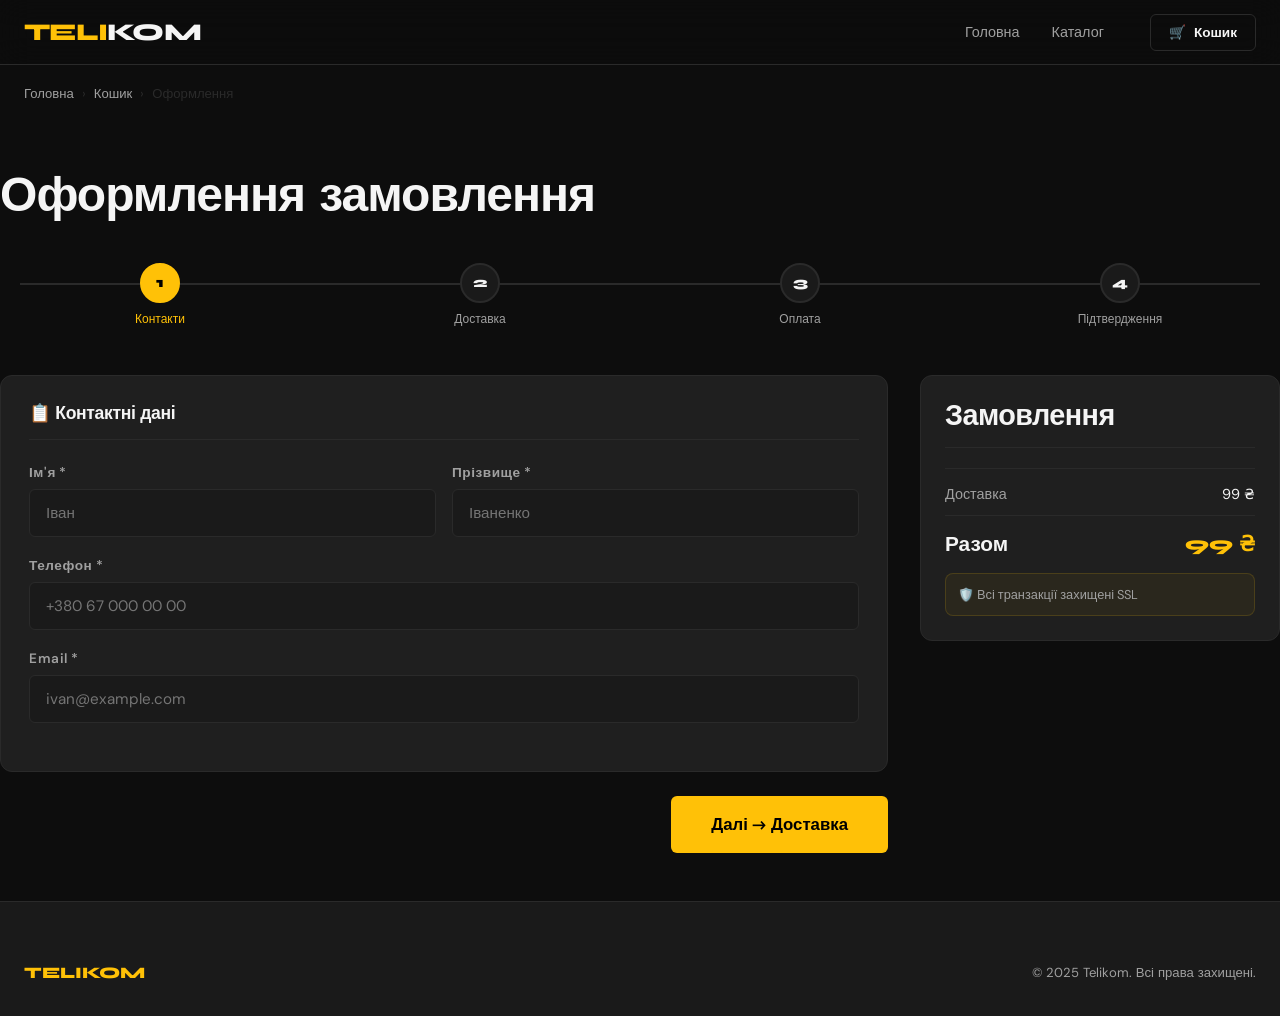
<file: checkout.html>
<!DOCTYPE html>
<html lang="uk">
<head>
  <meta charset="UTF-8">
  <meta name="viewport" content="width=device-width,initial-scale=1">
  <title>Оформлення замовлення — Telikom</title>
  <link rel="stylesheet" href="style.css">
  <link rel="icon" href="data:image/svg+xml,<svg xmlns='http://www.w3.org/2000/svg' viewBox='0 0 100 100'><text y='.9em' font-size='90'>⚡</text></svg>">
</head>
<body>

<nav class="nav">
  <div class="container nav-inner">
    <a href="index.html" class="nav-logo">TELI<span>KOM</span></a>
    <div class="nav-links">
      <a href="index.html">Головна</a>
      <a href="catalog.html">Каталог</a>
    </div>
    <div class="nav-actions">
      <a href="cart.html" class="btn btn-ghost btn-sm">
        🛒 <div class="cart-icon-wrap" style="position:relative">Кошик <span class="cart-badge" style="display:none">0</span></div>
      </a>
    </div>
  </div>
</nav>

<div class="container">
  <div class="breadcrumb">
    <a href="index.html">Головна</a><span>›</span>
    <a href="cart.html">Кошик</a><span>›</span>
    <span>Оформлення</span>
  </div>
</div>

<div class="container section-sm">
  <h2 style="margin-bottom:40px">Оформлення замовлення</h2>

  <!-- STEP INDICATOR -->
  <div class="checkout-steps" id="checkout-steps" style="--progress:0%">
    <div class="step-indicator active" id="step-ind-1">
      <div class="step-num">1</div>
      <div class="step-label">Контакти</div>
    </div>
    <div class="step-indicator" id="step-ind-2">
      <div class="step-num">2</div>
      <div class="step-label">Доставка</div>
    </div>
    <div class="step-indicator" id="step-ind-3">
      <div class="step-num">3</div>
      <div class="step-label">Оплата</div>
    </div>
    <div class="step-indicator" id="step-ind-4">
      <div class="step-num">4</div>
      <div class="step-label">Підтвердження</div>
    </div>
  </div>

  <div class="checkout-layout">
    <!-- FORM SIDE -->
    <div>
      <!-- STEP 1 -->
      <div class="step-panel active" id="step-1">
        <div class="form-card">
          <h4>📋 Контактні дані</h4>
          <div class="form-row">
            <div class="form-group">
              <label>Ім'я *</label>
              <input type="text" class="form-input" id="f-name" placeholder="Іван">
            </div>
            <div class="form-group">
              <label>Прізвище *</label>
              <input type="text" class="form-input" id="f-surname" placeholder="Іваненко">
            </div>
          </div>
          <div class="form-group">
            <label>Телефон *</label>
            <input type="tel" class="form-input" id="f-phone" placeholder="+380 67 000 00 00">
          </div>
          <div class="form-group">
            <label>Email *</label>
            <input type="email" class="form-input" id="f-email" placeholder="ivan@example.com">
          </div>
        </div>
        <div style="display:flex;justify-content:flex-end">
          <button class="btn btn-primary btn-lg" onclick="goStep(2)">Далі → Доставка</button>
        </div>
      </div>

      <!-- STEP 2 -->
      <div class="step-panel" id="step-2">
        <div class="form-card">
          <h4>🚚 Спосіб доставки</h4>
          <div class="radio-group" id="delivery-methods">
            <label class="radio-option selected" onclick="selectRadioOption(this, 'delivery')">
              <input type="radio" name="delivery" value="np_branch" checked>
              <div>
                <div class="radio-label">📦 Нова Пошта — відділення</div>
                <div class="radio-desc">Доставка до відділення НП — 1–2 дні, від 99 ₴</div>
              </div>
            </label>
            <label class="radio-option" onclick="selectRadioOption(this, 'delivery')">
              <input type="radio" name="delivery" value="np_courier">
              <div>
                <div class="radio-label">🏠 Нова Пошта — адресна доставка</div>
                <div class="radio-desc">Кур'єр до дверей — 1–2 дні, від 149 ₴</div>
              </div>
            </label>
            <label class="radio-option" onclick="selectRadioOption(this, 'delivery')">
              <input type="radio" name="delivery" value="ukrposhta">
              <div>
                <div class="radio-label">🟦 Укрпошта</div>
                <div class="radio-desc">Доставка по Україні — 3–5 днів</div>
              </div>
            </label>
            <label class="radio-option" onclick="selectRadioOption(this, 'delivery')">
              <input type="radio" name="delivery" value="pickup">
              <div>
                <div class="radio-label">🏪 Самовивіз з магазину</div>
                <div class="radio-desc">Безкоштовно. Київ, вул. Хрещатик, 1</div>
              </div>
            </label>
          </div>
        </div>
        <div class="form-card" id="delivery-address-card">
          <h4>📍 Адреса доставки</h4>
          <div class="form-group">
            <label>Місто *</label>
            <input type="text" class="form-input" id="f-city" placeholder="Київ">
          </div>
          <div class="form-group">
            <label>Відділення / Вулиця *</label>
            <input type="text" class="form-input" id="f-address" placeholder="Відділення №1">
          </div>
        </div>
        <div style="display:flex;justify-content:space-between;gap:16px">
          <button class="btn btn-ghost btn-lg" onclick="goStep(1)">← Назад</button>
          <button class="btn btn-primary btn-lg" onclick="goStep(3)">Далі → Оплата</button>
        </div>
      </div>

      <!-- STEP 3 -->
      <div class="step-panel" id="step-3">
        <div class="form-card">
          <h4>💳 Спосіб оплати</h4>
          <div class="radio-group">
            <label class="radio-option selected" onclick="selectRadioOption(this, 'payment')">
              <input type="radio" name="payment" value="card" checked>
              <div>
                <div class="radio-label">💳 Оплата карткою онлайн</div>
                <div class="radio-desc">Visa, Mastercard — миттєво та безпечно</div>
              </div>
            </label>
            <label class="radio-option" onclick="selectRadioOption(this, 'payment')">
              <input type="radio" name="payment" value="cod">
              <div>
                <div class="radio-label">💵 Накладний платіж</div>
                <div class="radio-desc">Оплата при отриманні на пошті (+комісія перевізника)</div>
              </div>
            </label>
            <label class="radio-option" onclick="selectRadioOption(this, 'payment')">
              <input type="radio" name="payment" value="mono">
              <div>
                <div class="radio-label">🟢 Monobank / Приватбанк частинами</div>
                <div class="radio-desc">Розстрочка без %, до 12 місяців</div>
              </div>
            </label>
          </div>
        </div>
        <div id="card-fields" class="form-card">
          <h4>Дані картки</h4>
          <div class="form-group">
            <label>Номер картки</label>
            <input type="text" class="form-input" id="f-card" placeholder="0000 0000 0000 0000" maxlength="19" oninput="formatCard(this)">
          </div>
          <div class="form-row">
            <div class="form-group">
              <label>Термін дії</label>
              <input type="text" class="form-input" placeholder="MM/YY" maxlength="5">
            </div>
            <div class="form-group">
              <label>CVV</label>
              <input type="text" class="form-input" placeholder="•••" maxlength="3">
            </div>
          </div>
          <p style="font-size:.78rem;color:var(--muted);margin-top:4px">🔒 Захищено SSL-шифруванням</p>
        </div>
        <div style="display:flex;justify-content:space-between;gap:16px">
          <button class="btn btn-ghost btn-lg" onclick="goStep(2)">← Назад</button>
          <button class="btn btn-primary btn-lg" onclick="goStep(4)">Підтвердити →</button>
        </div>
      </div>

      <!-- STEP 4 -->
      <div class="step-panel" id="step-4">
        <div class="form-card">
          <h4>✅ Підтвердження замовлення</h4>
          <div id="order-review"></div>
        </div>
        <div style="display:flex;justify-content:space-between;gap:16px">
          <button class="btn btn-ghost btn-lg" onclick="goStep(3)">← Назад</button>
          <button class="btn btn-primary btn-lg" onclick="placeOrder()">🎉 Підтвердити замовлення</button>
        </div>
      </div>
    </div>

    <!-- SUMMARY SIDE -->
    <div>
      <div class="cart-summary" id="order-summary">
        <h3>Замовлення</h3>
        <div id="summary-items"></div>
        <div class="divider" style="margin:16px 0"></div>
        <div class="summary-row"><span>Доставка</span><span id="s-delivery">—</span></div>
        <div class="summary-total"><span>Разом</span><span id="s-total">—</span></div>
        <div style="margin-top:16px;padding:12px;background:rgba(255,193,7,.05);border:1px solid rgba(255,193,7,.15);border-radius:8px;font-size:.8rem;color:var(--muted)">
          🛡️ Всі транзакції захищені SSL
        </div>
      </div>
    </div>
  </div>
</div>

<footer class="footer">
  <div class="container">
    <div class="footer-bottom" style="padding-top:0;border-top:none">
      <a href="index.html" style="font-family:var(--font-head);font-weight:800;color:var(--accent)">TELIKOM</a>
      <p style="color:var(--muted);font-size:.82rem">© 2025 Telikom. Всі права захищені.</p>
    </div>
  </div>
</footer>

<script src="app.js"></script>
<script>
  let currentStep = 1;

  const progressMap = { 1: '0%', 2: '33%', 3: '66%', 4: '100%' };

  function goStep(n) {
    // Validate
    if (n > currentStep && !validateStep(currentStep)) return;

    // Update indicators
    for (let i = 1; i <= 4; i++) {
      const ind = document.getElementById(`step-ind-${i}`);
      ind.classList.remove('active', 'done');
      if (i < n) ind.classList.add('done'), ind.querySelector('.step-num').textContent = '✓';
      else if (i === n) ind.classList.add('active');
      else ind.querySelector('.step-num').textContent = i;
    }
    document.querySelectorAll('.step-panel').forEach(p => p.classList.remove('active'));
    document.getElementById(`step-${n}`).classList.add('active');
    document.getElementById('checkout-steps').style.setProperty('--progress', progressMap[n]);
    currentStep = n;

    if (n === 4) buildReview();
    window.scrollTo({ top: 0, behavior: 'smooth' });
  }

  function validateStep(n) {
    let ok = true;
    if (n === 1) {
      [['f-name','Введіть ім\'я'],['f-surname','Введіть прізвище'],['f-phone','Введіть телефон'],['f-email','Введіть email']].forEach(([id, msg]) => {
        const el = document.getElementById(id);
        if (!el.value.trim()) { el.classList.add('error'); ok = false; showToast(msg, 'error'); }
        else el.classList.remove('error');
      });
    }
    if (n === 2) {
      ['f-city', 'f-address'].forEach(id => {
        const el = document.getElementById(id);
        if (el && !el.value.trim()) { el.classList.add('error'); ok = false; showToast('Заповніть адресу доставки', 'error'); }
        else el && el.classList.remove('error');
      });
    }
    return ok;
  }

  function selectRadioOption(label, group) {
    label.closest('.radio-group').querySelectorAll('.radio-option').forEach(l => l.classList.remove('selected'));
    label.classList.add('selected');
    label.querySelector('input[type=radio]').checked = true;

    if (group === 'payment') {
      const val = label.querySelector('input').value;
      document.getElementById('card-fields').style.display = val === 'card' ? 'block' : 'none';
    }
  }

  function formatCard(el) {
    el.value = el.value.replace(/\D/g,'').replace(/(.{4})/g,'$1 ').trim();
  }

  function buildReview() {
    const items = Cart.items();
    const total = Cart.total();
    const delivery = total >= 2000 ? 0 : 99;
    const name = `${document.getElementById('f-name').value} ${document.getElementById('f-surname').value}`;
    const phone = document.getElementById('f-phone').value;
    const city = document.getElementById('f-city')?.value || 'Самовивіз';
    const addr = document.getElementById('f-address')?.value || '';
    const payMethod = document.querySelector('input[name=payment]:checked')?.value || 'card';
    const payLabels = { card: 'Карткою онлайн', cod: 'Накладний платіж', mono: 'Частинами' };

    document.getElementById('order-review').innerHTML = `
      <div style="display:flex;flex-direction:column;gap:12px">
        <div class="summary-row"><span>Отримувач</span><strong>${name}</strong></div>
        <div class="summary-row"><span>Телефон</span><strong>${phone}</strong></div>
        <div class="summary-row"><span>Адреса</span><strong>${city}${addr ? ', ' + addr : ''}</strong></div>
        <div class="summary-row"><span>Оплата</span><strong>${payLabels[payMethod]}</strong></div>
        <div class="divider" style="margin:8px 0"></div>
        ${items.map(i => `<div class="summary-row"><span>${i.name} ×${i.qty}</span><strong>${formatPrice(i.price * i.qty)}</strong></div>`).join('')}
        <div class="summary-total"><span>Разом</span><span>${formatPrice(total + delivery)}</span></div>
      </div>`;
  }

  function placeOrder() {
    const items = Cart.items();
    if (items.length === 0) { showToast('Кошик порожній!', 'error'); return; }

    const order = Orders.create({
      items: Cart.get(),
      total: Cart.total(),
      customer: {
        name: document.getElementById('f-name').value + ' ' + document.getElementById('f-surname').value,
        phone: document.getElementById('f-phone').value,
        email: document.getElementById('f-email').value,
        city: document.getElementById('f-city')?.value,
        address: document.getElementById('f-address')?.value
      },
      payment: document.querySelector('input[name=payment]:checked')?.value,
      delivery: document.querySelector('input[name=delivery]:checked')?.value
    });

    Cart.clear();
    location.href = `order-success.html?id=${order.id}`;
  }

  // Render summary
  function renderSummary() {
    const items = Cart.items();
    const total = Cart.total();
    const delivery = total >= 2000 ? 0 : 99;

    document.getElementById('summary-items').innerHTML = items.map(i => `
      <div style="display:flex;align-items:center;gap:12px;margin-bottom:12px">
        <div style="width:36px;height:36px;background:var(--bg2);border-radius:6px;display:flex;align-items:center;justify-content:center;font-size:1.2rem;flex-shrink:0">${i.emoji}</div>
        <div style="flex:1;min-width:0">
          <div style="font-size:.82rem;font-weight:600;white-space:nowrap;overflow:hidden;text-overflow:ellipsis">${i.name}</div>
          <div style="font-size:.75rem;color:var(--muted)">×${i.qty}</div>
        </div>
        <div style="font-family:var(--font-head);font-weight:700;font-size:.9rem;color:var(--accent)">${formatPrice(i.price * i.qty)}</div>
      </div>`).join('');

    document.getElementById('s-delivery').textContent = delivery === 0 ? 'Безкоштовно' : formatPrice(delivery);
    document.getElementById('s-delivery').style.color = delivery === 0 ? 'var(--success)' : '';
    document.getElementById('s-total').textContent = formatPrice(total + delivery);
  }

  renderSummary();
</script>
</body>
</html>
</file>
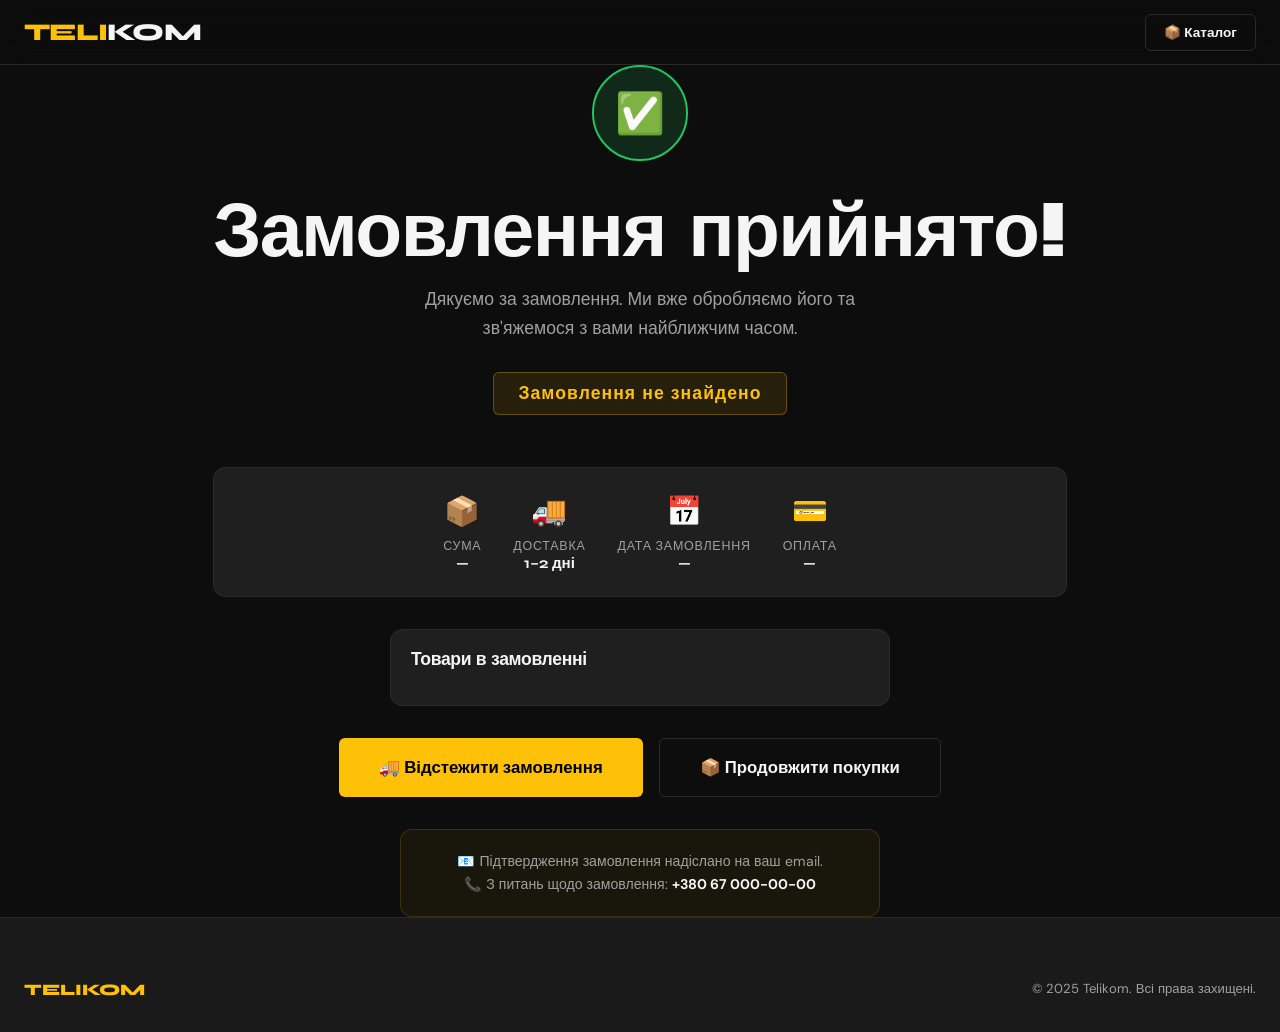
<file: order-success.html>
<!DOCTYPE html>
<html lang="uk">
<head>
  <meta charset="UTF-8">
  <meta name="viewport" content="width=device-width,initial-scale=1">
  <title>Замовлення прийнято — Telikom</title>
  <link rel="stylesheet" href="style.css">
  <link rel="icon" href="data:image/svg+xml,<svg xmlns='http://www.w3.org/2000/svg' viewBox='0 0 100 100'><text y='.9em' font-size='90'>⚡</text></svg>">
</head>
<body>

<nav class="nav">
  <div class="container nav-inner">
    <a href="index.html" class="nav-logo">TELI<span>KOM</span></a>
    <div class="nav-actions">
      <a href="catalog.html" class="btn btn-ghost btn-sm">📦 Каталог</a>
    </div>
  </div>
</nav>

<div class="container">
  <div class="success-page">
    <div>
      <div class="success-icon">✅</div>
      <h1 style="margin-bottom:12px">Замовлення прийнято!</h1>
      <p style="font-size:1.1rem;margin-bottom:28px;max-width:480px;margin-left:auto;margin-right:auto">
        Дякуємо за замовлення. Ми вже обробляємо його та зв'яжемося з вами найближчим часом.
      </p>

      <div class="order-id-badge" id="order-id-badge">Завантаження...</div>

      <div class="delivery-info" id="order-details">
        <div class="del-item">
          <div class="del-icon">📦</div>
          <div class="del-label">Сума</div>
          <div class="del-val" id="d-total">—</div>
        </div>
        <div class="del-item">
          <div class="del-icon">🚚</div>
          <div class="del-label">Доставка</div>
          <div class="del-val" id="d-delivery">1–2 дні</div>
        </div>
        <div class="del-item">
          <div class="del-icon">📅</div>
          <div class="del-label">Дата замовлення</div>
          <div class="del-val" id="d-date">—</div>
        </div>
        <div class="del-item">
          <div class="del-icon">💳</div>
          <div class="del-label">Оплата</div>
          <div class="del-val" id="d-payment">—</div>
        </div>
      </div>

      <div id="order-items" style="max-width:500px;margin:0 auto 32px;text-align:left;background:var(--card);border:1px solid var(--border);border-radius:12px;padding:20px">
        <h4 style="margin-bottom:16px;font-family:var(--font-head)">Товари в замовленні</h4>
        <div id="items-list"></div>
      </div>

      <div style="display:flex;gap:16px;justify-content:center;flex-wrap:wrap">
        <a href="tracking.html" class="btn btn-primary btn-lg" id="tracking-btn">
          🚚 Відстежити замовлення
        </a>
        <a href="catalog.html" class="btn btn-ghost btn-lg">
          📦 Продовжити покупки
        </a>
      </div>

      <div style="margin-top:32px;padding:20px;background:rgba(255,193,7,.05);border:1px solid rgba(255,193,7,.15);border-radius:12px;max-width:480px;margin-left:auto;margin-right:auto">
        <p style="font-size:.88rem;color:var(--muted)">
          📧 Підтвердження замовлення надіслано на ваш email.<br>
          📞 З питань щодо замовлення: <strong style="color:var(--text)">+380 67 000-00-00</strong>
        </p>
      </div>
    </div>
  </div>
</div>

<footer class="footer">
  <div class="container">
    <div class="footer-bottom" style="padding-top:0;border-top:none">
      <a href="index.html" style="font-family:var(--font-head);font-weight:800;color:var(--accent)">TELIKOM</a>
      <p style="color:var(--muted);font-size:.82rem">© 2025 Telikom. Всі права захищені.</p>
    </div>
  </div>
</footer>

<script src="app.js"></script>
<script>
  const orderId = getParam('id');
  const order = orderId ? Orders.find(orderId) : null;

  if (order) {
    document.getElementById('order-id-badge').textContent = '№ ' + order.id;

    const payLabels = { card: 'Карткою', cod: 'Накладний платіж', mono: 'Частинами' };
    const delivLabels = { np_branch: 'НП — відділення', np_courier: 'НП — кур\'єр', ukrposhta: 'Укрпошта', pickup: 'Самовивіз' };

    document.getElementById('d-total').textContent = formatPrice(order.total);
    document.getElementById('d-date').textContent = new Date(order.createdAt).toLocaleDateString('uk-UA');
    document.getElementById('d-payment').textContent = payLabels[order.payment] || order.payment;
    document.getElementById('d-delivery').textContent = delivLabels[order.delivery] || '1–2 дні';

    // Items
    const items = (order.items || []).map(i => {
      const p = PRODUCTS.find(p => p.id === i.id);
      return p ? `<div style="display:flex;align-items:center;gap:12px;margin-bottom:10px">
        <div style="font-size:1.5rem">${p.emoji}</div>
        <div style="flex:1"><div style="font-size:.9rem;font-weight:600">${p.name}</div><div style="font-size:.78rem;color:var(--muted)">×${i.qty}</div></div>
        <div style="color:var(--accent);font-weight:700">${formatPrice(p.price * i.qty)}</div>
      </div>` : '';
    }).join('');
    document.getElementById('items-list').innerHTML = items;

    document.getElementById('tracking-btn').href = `tracking.html?id=${order.id}`;
  } else {
    document.getElementById('order-id-badge').textContent = 'Замовлення не знайдено';
  }
</script>
</body>
</html>
</file>
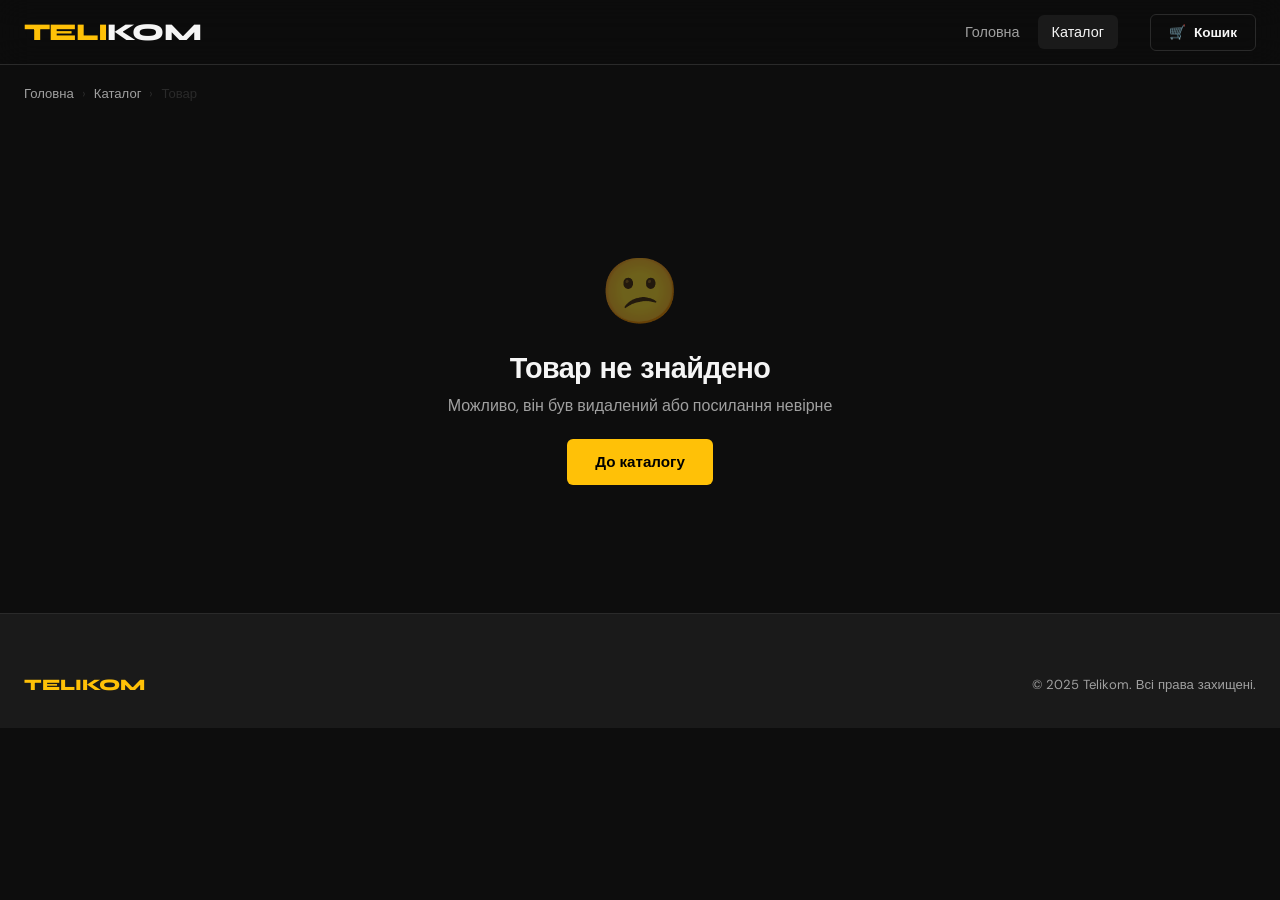
<file: product.html>
<!DOCTYPE html>
<html lang="uk">
<head>
  <meta charset="UTF-8">
  <meta name="viewport" content="width=device-width,initial-scale=1">
  <title>Товар — Telikom</title>
  <link rel="stylesheet" href="style.css">
  <link rel="icon" href="data:image/svg+xml,<svg xmlns='http://www.w3.org/2000/svg' viewBox='0 0 100 100'><text y='.9em' font-size='90'>⚡</text></svg>">
</head>
<body>

<nav class="nav">
  <div class="container nav-inner">
    <a href="index.html" class="nav-logo">TELI<span>KOM</span></a>
    <div class="nav-links">
      <a href="index.html">Головна</a>
      <a href="catalog.html" class="active">Каталог</a>
    </div>
    <div class="nav-actions">
      <a href="cart.html" class="btn btn-ghost btn-sm">
        🛒 <div class="cart-icon-wrap" style="position:relative">Кошик <span class="cart-badge" style="display:none">0</span></div>
      </a>
      <button class="nav-hamburger"><span></span><span></span><span></span></button>
    </div>
  </div>
  <div class="container"><div class="nav-mobile">
    <a href="index.html">Головна</a>
    <a href="catalog.html">Каталог</a>
    <a href="cart.html">🛒 Кошик</a>
  </div></div>
</nav>

<div class="container">
  <div class="breadcrumb" id="breadcrumb">
    <a href="index.html">Головна</a>
    <span>›</span>
    <a href="catalog.html">Каталог</a>
    <span>›</span>
    <span id="bc-name">Товар</span>
  </div>
</div>

<div class="container section-sm" id="product-container">
  <div style="text-align:center;padding:80px">
    <div style="font-size:2rem;margin-bottom:12px">⏳</div>
    <p>Завантаження...</p>
  </div>
</div>

<!-- SIMILAR -->
<section class="section-sm" id="similar-section" style="display:none">
  <div class="container">
    <div class="section-header">
      <div class="section-label">Вам може сподобатись</div>
      <h2>Схожі товари</h2>
    </div>
    <div class="products-grid" id="similar-grid"></div>
  </div>
</section>

<footer class="footer">
  <div class="container">
    <div class="footer-bottom" style="padding-top:0;border-top:none">
      <a href="index.html" style="font-family:var(--font-head);font-weight:800;color:var(--accent)">TELIKOM</a>
      <p style="color:var(--muted);font-size:.82rem">© 2025 Telikom. Всі права захищені.</p>
    </div>
  </div>
</footer>

<script src="app.js"></script>
<script>
  const id = getParam('id');
  const product = PRODUCTS.find(p => p.id === id);

  if (!product) {
    document.getElementById('product-container').innerHTML = `
      <div class="empty-state">
        <div class="empty-icon">😕</div>
        <h3>Товар не знайдено</h3>
        <p>Можливо, він був видалений або посилання невірне</p>
        <a href="catalog.html" class="btn btn-primary" style="margin-top:20px">До каталогу</a>
      </div>`;
  } else {
    document.title = `${product.name} — Telikom`;
    document.getElementById('bc-name').textContent = product.name;

    const badgeMap = { new: ['badge-new', 'НОВИНКА'], sale: ['badge-sale', 'АКЦІЯ'], hit: ['badge-hit', 'ХІТ'] };
    const badge = product.badge ? `<div class="product-badge ${badgeMap[product.badge][0]}">${badgeMap[product.badge][1]}</div>` : '';
    const saveAmt = product.oldPrice ? product.oldPrice - product.price : 0;

    const specsRows = Object.entries(product.specs).map(([k, v]) =>
      `<tr><td>${k}</td><td>${v}</td></tr>`).join('');

    document.getElementById('product-container').innerHTML = `
      <div class="product-page-grid">
        <!-- Gallery -->
        <div>
          <div class="product-gallery" id="main-img" style="font-size:8rem;position:relative;min-height:400px">
            ${badge}
            ${product.emoji}
          </div>
          <div style="display:flex;gap:8px;margin-top:12px">
            ${[1,2,3].map(i => `<div style="width:80px;height:80px;background:var(--card);border:1px solid var(--border);border-radius:8px;display:flex;align-items:center;justify-content:center;cursor:pointer;font-size:2rem;opacity:${i===1?'1':'.4'}" onclick="this.parentElement.querySelectorAll('div').forEach(d=>d.style.opacity='.4'); this.style.opacity='1'">${product.emoji}</div>`).join('')}
          </div>
        </div>

        <!-- Info -->
        <div>
          <div class="product-brand" style="margin-bottom:6px">${product.brand}</div>
          <h1>${product.name}</h1>
          <div class="product-meta">
            <div class="product-rating" style="font-size:.95rem">${renderStars(product.rating)} ${product.rating} <span style="color:var(--muted)">(${product.reviews} відгуків)</span></div>
            <div class="product-avail" style="font-size:.85rem;color:${product.inStock ? 'var(--success)' : 'var(--error)'}">
              ${product.inStock ? '● В наявності' : '● Немає в наявності'}
            </div>
          </div>

          <div style="margin-bottom:24px">
            <div style="display:flex;align-items:baseline;gap:16px;flex-wrap:wrap">
              <div class="product-price-big">${formatPrice(product.price)}</div>
              ${product.oldPrice ? `<div class="product-price-old-big">${formatPrice(product.oldPrice)}</div>` : ''}
              ${saveAmt ? `<div class="product-price-save">Економія ${formatPrice(saveAmt)}</div>` : ''}
            </div>
          </div>

          <div style="margin-bottom:24px">
            <div style="font-size:.85rem;color:var(--muted);margin-bottom:8px;font-weight:600;letter-spacing:.04em">КІЛЬКІСТЬ</div>
            <div class="qty-control">
              <button onclick="changeQty(-1)">−</button>
              <input type="number" id="qty-input" value="1" min="1" max="99">
              <button onclick="changeQty(1)">+</button>
            </div>
          </div>

          <div class="add-cart-row">
            <button class="btn btn-primary btn-lg" style="flex:1" onclick="addToCart()" ${!product.inStock ? 'disabled style="opacity:.5"' : ''}>
              🛒 Додати до кошика
            </button>
            <a href="cart.html" class="btn btn-ghost btn-lg" id="go-cart" style="display:none">Перейти до кошика →</a>
          </div>

          <div style="display:grid;grid-template-columns:repeat(3,1fr);gap:12px;margin-top:24px">
            <div style="background:var(--card);border:1px solid var(--border);border-radius:8px;padding:14px;text-align:center;font-size:.8rem">
              <div style="font-size:1.4rem;margin-bottom:4px">🚚</div>
              <div style="color:var(--muted)">Доставка</div>
              <div style="font-weight:700;color:var(--text);font-size:.85rem">1–2 дні</div>
            </div>
            <div style="background:var(--card);border:1px solid var(--border);border-radius:8px;padding:14px;text-align:center;font-size:.8rem">
              <div style="font-size:1.4rem;margin-bottom:4px">🛡️</div>
              <div style="color:var(--muted)">Гарантія</div>
              <div style="font-weight:700;color:var(--text);font-size:.85rem">${product.specs['Гарантія'] || '12 міс'}</div>
            </div>
            <div style="background:var(--card);border:1px solid var(--border);border-radius:8px;padding:14px;text-align:center;font-size:.8rem">
              <div style="font-size:1.4rem;margin-bottom:4px">🔄</div>
              <div style="color:var(--muted)">Повернення</div>
              <div style="font-weight:700;color:var(--text);font-size:.85rem">14 днів</div>
            </div>
          </div>
        </div>
      </div>

      <!-- TABS -->
      <div style="margin-top:60px">
        <div class="tabs">
          <button class="tab-btn active" onclick="switchTab('desc', this)">Опис</button>
          <button class="tab-btn" onclick="switchTab('specs', this)">Характеристики</button>
          <button class="tab-btn" onclick="switchTab('warranty', this)">Гарантія</button>
        </div>
        <div class="tab-panel active" id="tab-desc">
          <p style="font-size:1rem;line-height:1.8;color:var(--muted);max-width:720px">${product.description}</p>
        </div>
        <div class="tab-panel" id="tab-specs">
          <table class="specs-table">
            ${specsRows}
          </table>
        </div>
        <div class="tab-panel" id="tab-warranty">
          <div style="max-width:640px">
            <h4 style="margin-bottom:16px">Умови гарантії</h4>
            <p style="margin-bottom:12px">Гарантійний термін: <strong style="color:var(--accent)">${product.specs['Гарантія'] || '12 місяців'}</strong></p>
            <p style="margin-bottom:12px">Гарантія поширюється на виробничі дефекти та несправності, що виникли в процесі нормальної експлуатації.</p>
            <p>При настанні гарантійного випадку зверніться до нас за телефоном або email, надавши фото/відео дефекту та чек замовлення.</p>
          </div>
        </div>
      </div>
    `;

    // Similar products
    const similar = PRODUCTS.filter(p => p.category === product.category && p.id !== product.id).slice(0, 4);
    if (similar.length) {
      document.getElementById('similar-section').style.display = 'block';
      document.getElementById('similar-grid').innerHTML = similar.map(productCard).join('');
    }
  }

  function changeQty(delta) {
    const inp = document.getElementById('qty-input');
    if (!inp) return;
    inp.value = Math.max(1, +inp.value + delta);
  }

  function addToCart() {
    const qty = +document.getElementById('qty-input').value || 1;
    Cart.add(product.id, qty);
    document.getElementById('go-cart').style.display = 'inline-flex';
  }

  function switchTab(id, btn) {
    document.querySelectorAll('.tab-panel').forEach(p => p.classList.remove('active'));
    document.querySelectorAll('.tab-btn').forEach(b => b.classList.remove('active'));
    document.getElementById('tab-' + id).classList.add('active');
    btn.classList.add('active');
  }
</script>
</body>
</html>
</file>
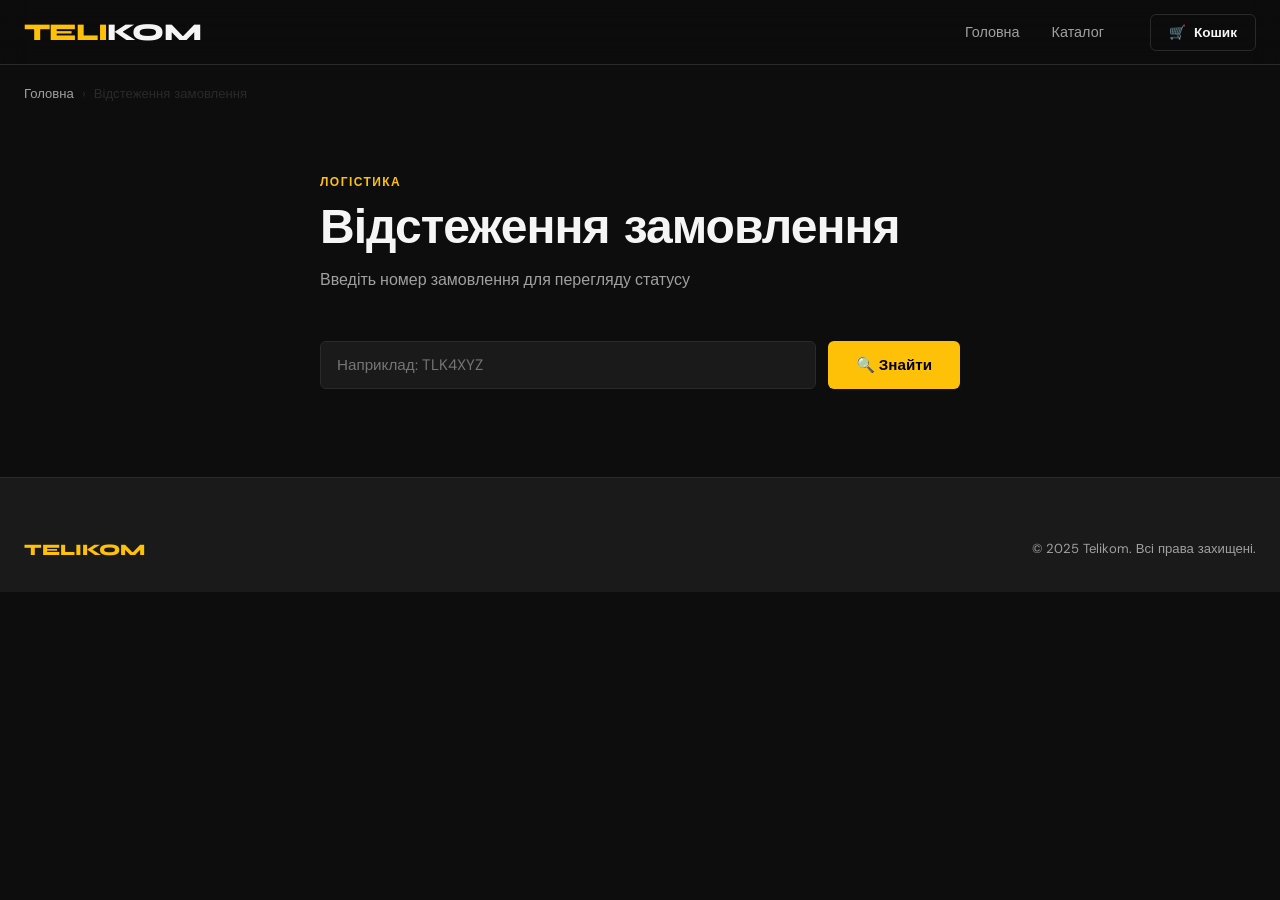
<file: tracking.html>
<!DOCTYPE html>
<html lang="uk">
<head>
  <meta charset="UTF-8">
  <meta name="viewport" content="width=device-width,initial-scale=1">
  <title>Відстеження замовлення — Telikom</title>
  <link rel="stylesheet" href="style.css">
  <link rel="icon" href="data:image/svg+xml,<svg xmlns='http://www.w3.org/2000/svg' viewBox='0 0 100 100'><text y='.9em' font-size='90'>⚡</text></svg>">
</head>
<body>

<nav class="nav">
  <div class="container nav-inner">
    <a href="index.html" class="nav-logo">TELI<span>KOM</span></a>
    <div class="nav-links">
      <a href="index.html">Головна</a>
      <a href="catalog.html">Каталог</a>
    </div>
    <div class="nav-actions">
      <a href="cart.html" class="btn btn-ghost btn-sm">
        🛒 <div class="cart-icon-wrap" style="position:relative">Кошик <span class="cart-badge" style="display:none">0</span></div>
      </a>
    </div>
  </div>
</nav>

<div class="container">
  <div class="breadcrumb">
    <a href="index.html">Головна</a><span>›</span>
    <span>Відстеження замовлення</span>
  </div>
</div>

<div class="container section-sm">
  <div class="tracking-wrap">
    <div class="section-header">
      <div class="section-label">Логістика</div>
      <h2>Відстеження замовлення</h2>
      <p>Введіть номер замовлення для перегляду статусу</p>
    </div>

    <div class="tracking-input-row">
      <input type="text" class="form-input" id="track-input" placeholder="Наприклад: TLK4XYZ" value="">
      <button class="btn btn-primary" onclick="trackOrder()">🔍 Знайти</button>
    </div>

    <div id="track-result" style="display:none">
      <!-- rendered by JS -->
    </div>

    <div id="track-not-found" style="display:none" class="empty-state">
      <div class="empty-icon">📭</div>
      <h3>Замовлення не знайдено</h3>
      <p>Перевірте номер замовлення або зверніться до нас</p>
    </div>
  </div>
</div>

<footer class="footer">
  <div class="container">
    <div class="footer-bottom" style="padding-top:0;border-top:none">
      <a href="index.html" style="font-family:var(--font-head);font-weight:800;color:var(--accent)">TELIKOM</a>
      <p style="color:var(--muted);font-size:.82rem">© 2025 Telikom. Всі права захищені.</p>
    </div>
  </div>
</footer>

<script src="app.js"></script>
<script>
  const STATUSES = [
    { key: 'new',        label: 'Підтверджено',  icon: '✅', desc: 'Замовлення прийнято та підтверджено' },
    { key: 'processing', label: 'В обробці',      icon: '⚙️', desc: 'Комплектуємо ваше замовлення' },
    { key: 'shipped',    label: 'Відправлено',    icon: '🚚', desc: 'Передано перевізнику' },
    { key: 'delivered',  label: 'Доставлено',     icon: '🎉', desc: 'Замовлення отримано' }
  ];

  function getStatusIndex(key) {
    return STATUSES.findIndex(s => s.key === key);
  }

  function trackOrder() {
    const id = document.getElementById('track-input').value.trim().toUpperCase();
    if (!id) { showToast('Введіть номер замовлення', 'error'); return; }

    const order = Orders.find(id);
    document.getElementById('track-not-found').style.display = 'none';
    document.getElementById('track-result').style.display = 'none';

    if (!order) {
      document.getElementById('track-not-found').style.display = 'block';
      return;
    }

    const currentIdx = getStatusIndex(order.status || 'new');
    const payLabels = { card: 'Карткою', cod: 'Накладний платіж', mono: 'Частинами' };

    const timeline = STATUSES.map((s, i) => {
      const isDone = i < currentIdx;
      const isActive = i === currentIdx;
      return `
        <div class="track-step ${isDone ? 'done' : ''} ${isActive ? 'active' : ''}">
          <div class="track-dot">${isDone ? '✓' : s.icon}</div>
          <div class="track-info">
            <h5>${s.label}</h5>
            <p>${s.desc}</p>
            ${isActive ? `<div class="track-time">Зараз на цьому етапі</div>` : ''}
            ${isDone ? `<div class="track-time">Завершено ✓</div>` : ''}
          </div>
        </div>`;
    }).join('');

    // Progress bar width
    const progress = Math.round((currentIdx / (STATUSES.length - 1)) * 100);

    const items = (order.items || []).map(i => {
      const p = PRODUCTS.find(p => p.id === i.id);
      return p ? `<div style="display:flex;align-items:center;gap:12px;margin-bottom:8px">
        <div style="font-size:1.4rem">${p.emoji}</div>
        <div style="flex:1"><div style="font-size:.88rem;font-weight:600">${p.name}</div></div>
        <div style="color:var(--accent);font-weight:700;font-size:.88rem">${formatPrice(p.price * i.qty)}</div>
      </div>` : '';
    }).join('');

    document.getElementById('track-result').style.display = 'block';
    document.getElementById('track-result').innerHTML = `
      <!-- Order header -->
      <div style="background:var(--card);border:1px solid var(--border);border-radius:12px;padding:24px;margin-bottom:24px">
        <div style="display:flex;align-items:center;justify-content:space-between;flex-wrap:wrap;gap:12px;margin-bottom:16px">
          <div>
            <div style="font-size:.75rem;color:var(--muted);text-transform:uppercase;letter-spacing:.08em;margin-bottom:4px">Номер замовлення</div>
            <div style="font-family:var(--font-head);font-size:1.3rem;font-weight:800;color:var(--accent)">${order.id}</div>
          </div>
          <div class="status-pill status-${order.status || 'new'}">${STATUSES[currentIdx]?.label || 'Невідомо'}</div>
        </div>
        <div style="display:grid;grid-template-columns:repeat(auto-fit,minmax(150px,1fr));gap:16px;font-size:.85rem">
          <div><span style="color:var(--muted)">Дата: </span><strong>${new Date(order.createdAt).toLocaleDateString('uk-UA')}</strong></div>
          <div><span style="color:var(--muted)">Сума: </span><strong style="color:var(--accent)">${formatPrice(order.total)}</strong></div>
          <div><span style="color:var(--muted)">Оплата: </span><strong>${payLabels[order.payment] || '—'}</strong></div>
        </div>
      </div>

      <!-- Progress bar -->
      <div style="background:var(--card);border:1px solid var(--border);border-radius:12px;padding:24px;margin-bottom:24px">
        <div style="display:flex;justify-content:space-between;margin-bottom:8px">
          <span style="font-size:.8rem;color:var(--muted)">Прогрес доставки</span>
          <span style="font-size:.8rem;color:var(--accent);font-weight:700">${progress}%</span>
        </div>
        <div style="height:6px;background:var(--border);border-radius:99px;overflow:hidden">
          <div style="height:100%;width:${progress}%;background:var(--accent);border-radius:99px;transition:width .8s ease"></div>
        </div>
      </div>

      <!-- Timeline -->
      <div style="background:var(--card);border:1px solid var(--border);border-radius:12px;padding:28px;margin-bottom:24px">
        <h4 style="font-family:var(--font-head);margin-bottom:24px">Статус доставки</h4>
        <div class="tracking-timeline">
          ${timeline}
        </div>
      </div>

      <!-- Items -->
      <div style="background:var(--card);border:1px solid var(--border);border-radius:12px;padding:24px">
        <h4 style="font-family:var(--font-head);margin-bottom:16px">Товари</h4>
        ${items || '<p style="color:var(--muted);font-size:.88rem">Інформація недоступна</p>'}
      </div>
    `;
  }

  // Auto-track from URL
  const urlId = getParam('id');
  if (urlId) {
    document.getElementById('track-input').value = urlId;
    trackOrder();
  }

  // Press enter
  document.getElementById('track-input').addEventListener('keydown', e => {
    if (e.key === 'Enter') trackOrder();
  });
</script>
</body>
</html>
</file>
<file: style.css>
/* ─────────────────────────────────────────
   TELIKOM — GLOBAL STYLES
   Design: Black / Yellow high-contrast tech
──────────────────────────────────────────*/

@import url('https://fonts.googleapis.com/css2?family=Syne:wght@400;600;700;800&family=DM+Sans:wght@300;400;500;600&display=swap');

/* ── TOKENS ── */
:root {
  --bg:         #0D0D0D;
  --bg2:        #1A1A1A;
  --card:       #1F1F1F;
  --accent:     #FFC107;
  --accent-dk:  #E0A800;
  --accent-glow:rgba(255,193,7,.25);
  --text:       #F5F5F5;
  --muted:      #A0A0A0;
  --border:     #2A2A2A;
  --success:    #22C55E;
  --error:      #EF4444;

  --r-sm: 6px;
  --r-md: 12px;
  --r-lg: 20px;
  --r-xl: 32px;

  --shadow-card: 0 4px 24px rgba(0,0,0,.5);
  --shadow-glow: 0 0 20px rgba(255,193,7,.35);

  --font-head: 'Syne', sans-serif;
  --font-body: 'DM Sans', sans-serif;

  --trans: .2s cubic-bezier(.4,0,.2,1);
}

/* ── RESET ── */
*,*::before,*::after{box-sizing:border-box;margin:0;padding:0}
html{scroll-behavior:smooth;font-size:16px}
body{background:var(--bg);color:var(--text);font-family:var(--font-body);min-height:100vh;overflow-x:hidden}
img{display:block;max-width:100%}
a{color:inherit;text-decoration:none}
button{cursor:pointer;font-family:var(--font-body);border:none;outline:none}
input,select,textarea{font-family:var(--font-body);outline:none}
ul{list-style:none}

/* ── SCROLLBAR ── */
::-webkit-scrollbar{width:6px;height:6px}
::-webkit-scrollbar-track{background:var(--bg2)}
::-webkit-scrollbar-thumb{background:var(--border);border-radius:99px}
::-webkit-scrollbar-thumb:hover{background:var(--accent)}

/* ── TYPOGRAPHY ── */
h1,h2,h3,h4,h5{font-family:var(--font-head);font-weight:800;line-height:1.1;letter-spacing:-.02em}
h1{font-size:clamp(2.4rem,6vw,5rem)}
h2{font-size:clamp(1.8rem,4vw,3rem)}
h3{font-size:clamp(1.2rem,2.5vw,1.8rem)}
h4{font-size:1.1rem}
p{line-height:1.65;color:var(--muted)}

/* ── LAYOUT ── */
.container{max-width:1280px;margin:0 auto;padding:0 24px}
.section{padding:80px 0}
.section-sm{padding:48px 0}

/* ── BUTTONS ── */
.btn{
  display:inline-flex;align-items:center;gap:8px;
  padding:14px 28px;border-radius:var(--r-sm);
  font-family:var(--font-head);font-weight:700;font-size:.95rem;
  transition:all var(--trans);white-space:nowrap
}
.btn-primary{
  background:var(--accent);color:#000;
  box-shadow:0 0 0 rgba(255,193,7,0)
}
.btn-primary:hover{background:var(--accent-dk);box-shadow:var(--shadow-glow);transform:translateY(-1px)}
.btn-primary:active{transform:translateY(0)}

.btn-ghost{
  background:transparent;color:var(--text);
  border:1.5px solid var(--border)
}
.btn-ghost:hover{border-color:var(--accent);color:var(--accent)}

.btn-sm{padding:9px 18px;font-size:.85rem}
.btn-lg{padding:18px 40px;font-size:1.05rem}
.btn-full{width:100%;justify-content:center}
.btn-icon{padding:10px;border-radius:var(--r-sm)}

/* ── NAV ── */
.nav{
  position:sticky;top:0;z-index:100;
  background:rgba(13,13,13,.92);
  backdrop-filter:blur(16px);
  border-bottom:1px solid var(--border)
}
.nav-inner{
  display:flex;align-items:center;gap:32px;
  height:64px
}
.nav-logo{
  font-family:var(--font-head);font-weight:800;font-size:1.5rem;
  color:var(--accent);letter-spacing:-.03em;margin-right:auto
}
.nav-logo span{color:var(--text)}
.nav-links{display:flex;gap:4px}
.nav-links a{
  padding:8px 14px;border-radius:var(--r-sm);
  font-size:.9rem;font-weight:500;color:var(--muted);
  transition:color var(--trans),background var(--trans)
}
.nav-links a:hover,.nav-links a.active{color:var(--text);background:var(--bg2)}
.nav-actions{display:flex;align-items:center;gap:8px}
.cart-icon-wrap{position:relative}
.cart-badge{
  position:absolute;top:-6px;right:-6px;
  background:var(--accent);color:#000;
  font-size:.65rem;font-weight:800;
  width:18px;height:18px;border-radius:50%;
  display:flex;align-items:center;justify-content:center
}
.nav-hamburger{display:none;flex-direction:column;gap:5px;padding:8px;background:none}
.nav-hamburger span{width:22px;height:2px;background:var(--text);border-radius:2px;transition:var(--trans)}
.nav-mobile{display:none;flex-direction:column;gap:4px;padding:16px 0;border-top:1px solid var(--border)}
.nav-mobile a{padding:12px 16px;border-radius:var(--r-sm);color:var(--muted);font-size:.95rem}
.nav-mobile a:hover{color:var(--text);background:var(--bg2)}
.nav-mobile.open{display:flex}

/* ── HERO ── */
.hero{
  position:relative;overflow:hidden;
  padding:120px 0 100px;
  background:radial-gradient(ellipse 80% 60% at 50% 0%,rgba(255,193,7,.07) 0%,transparent 70%)
}
.hero::before{
  content:'';position:absolute;inset:0;
  background:url("data:image/svg+xml,%3Csvg width='60' height='60' viewBox='0 0 60 60' xmlns='http://www.w3.org/2000/svg'%3E%3Cg fill='none' fill-rule='evenodd'%3E%3Cg fill='%23ffffff' fill-opacity='0.02'%3E%3Cpath d='M36 34v-4h-2v4h-4v2h4v4h2v-4h4v-2h-4zm0-30V0h-2v4h-4v2h4v4h2V6h4V4h-4zM6 34v-4H4v4H0v2h4v4h2v-4h4v-2H6zM6 4V0H4v4H0v2h4v4h2V6h4V4H6z'/%3E%3C/g%3E%3C/g%3E%3C/svg%3E")
}
.hero-content{position:relative;z-index:1;max-width:700px}
.hero-tag{
  display:inline-flex;align-items:center;gap:8px;
  background:rgba(255,193,7,.1);border:1px solid rgba(255,193,7,.25);
  color:var(--accent);font-size:.8rem;font-weight:700;letter-spacing:.08em;text-transform:uppercase;
  padding:6px 14px;border-radius:99px;margin-bottom:28px
}
.hero-tag::before{content:'';width:6px;height:6px;border-radius:50%;background:var(--accent);animation:pulse 1.5s infinite}
.hero h1{margin-bottom:20px}
.hero h1 .accent{color:var(--accent)}
.hero p{font-size:1.15rem;margin-bottom:40px;max-width:520px}
.hero-btns{display:flex;gap:16px;flex-wrap:wrap}
.hero-stats{
  display:flex;gap:40px;margin-top:60px;
  padding-top:40px;border-top:1px solid var(--border)
}
.hero-stat-num{font-family:var(--font-head);font-size:2rem;font-weight:800;color:var(--accent)}
.hero-stat-label{font-size:.8rem;color:var(--muted);margin-top:2px}
.hero-visual{
  position:absolute;right:-80px;top:50%;transform:translateY(-50%);
  width:600px;opacity:.12;pointer-events:none;
  font-family:var(--font-head);font-size:20rem;font-weight:800;
  color:var(--accent);line-height:1;user-select:none
}

/* ── SECTION HEADER ── */
.section-header{margin-bottom:48px}
.section-header h2{margin-bottom:12px}
.section-header p{font-size:1rem;max-width:540px}
.section-header.center{text-align:center}
.section-header.center p{margin:0 auto}
.section-label{
  display:inline-block;
  font-size:.75rem;font-weight:700;letter-spacing:.12em;text-transform:uppercase;
  color:var(--accent);margin-bottom:12px
}

/* ── CATEGORIES ── */
.categories-grid{
  display:grid;grid-template-columns:repeat(4,1fr);gap:16px
}
.cat-card{
  background:var(--card);border:1px solid var(--border);
  border-radius:var(--r-md);padding:28px 20px;
  display:flex;flex-direction:column;align-items:center;gap:16px;
  transition:all var(--trans);cursor:pointer;text-align:center
}
.cat-card:hover{
  border-color:var(--accent);
  box-shadow:0 0 0 1px var(--accent),var(--shadow-glow);
  transform:translateY(-4px)
}
.cat-icon{
  width:56px;height:56px;border-radius:var(--r-sm);
  background:rgba(255,193,7,.1);
  display:flex;align-items:center;justify-content:center;
  font-size:1.8rem;transition:var(--trans)
}
.cat-card:hover .cat-icon{background:rgba(255,193,7,.2)}
.cat-name{font-family:var(--font-head);font-weight:700;font-size:.95rem;color:var(--text)}
.cat-count{font-size:.8rem;color:var(--muted)}

/* ── PRODUCT CARD ── */
.products-grid{
  display:grid;grid-template-columns:repeat(auto-fill,minmax(260px,1fr));gap:20px
}
.product-card{
  background:var(--card);border:1px solid var(--border);
  border-radius:var(--r-md);overflow:hidden;
  transition:all var(--trans);display:flex;flex-direction:column
}
.product-card:hover{
  border-color:rgba(255,193,7,.4);
  box-shadow:var(--shadow-card),0 0 30px rgba(255,193,7,.1);
  transform:translateY(-4px)
}
.product-img{
  aspect-ratio:1;background:var(--bg2);
  display:flex;align-items:center;justify-content:center;
  font-size:4rem;position:relative;overflow:hidden
}
.product-img img{width:100%;height:100%;object-fit:cover}
.product-badge{
  position:absolute;top:12px;left:12px;
  padding:4px 10px;border-radius:99px;font-size:.7rem;font-weight:700;letter-spacing:.06em
}
.badge-new{background:var(--accent);color:#000}
.badge-sale{background:var(--error);color:#fff}
.badge-hit{background:#7C3AED;color:#fff}
.product-body{padding:16px;flex:1;display:flex;flex-direction:column;gap:8px}
.product-brand{font-size:.75rem;color:var(--muted);text-transform:uppercase;letter-spacing:.08em}
.product-name{font-family:var(--font-head);font-weight:700;font-size:1rem;color:var(--text);line-height:1.3}
.product-rating{display:flex;align-items:center;gap:6px;font-size:.8rem;color:var(--muted)}
.stars{color:var(--accent);letter-spacing:1px}
.product-price-row{display:flex;align-items:center;justify-content:space-between;margin-top:auto;padding-top:8px}
.product-price{font-family:var(--font-head);font-weight:800;font-size:1.25rem;color:var(--accent)}
.product-price-old{font-size:.85rem;color:var(--muted);text-decoration:line-through}
.availability{font-size:.72rem;font-weight:700;padding:3px 8px;border-radius:99px}
.in-stock{background:rgba(34,197,94,.15);color:var(--success)}
.out-stock{background:rgba(239,68,68,.15);color:var(--error)}
.product-footer{padding:0 16px 16px;display:flex;gap:8px}

/* ── WHY US ── */
.why-grid{
  display:grid;grid-template-columns:repeat(4,1fr);gap:20px
}
.why-card{
  background:var(--card);border:1px solid var(--border);
  border-radius:var(--r-md);padding:32px 24px
}
.why-icon{font-size:2rem;margin-bottom:16px}
.why-card h4{font-family:var(--font-head);font-weight:700;margin-bottom:8px;color:var(--text)}

/* ── DEALS BANNER ── */
.deals-banner{
  background:linear-gradient(135deg,#1a1a00 0%,var(--bg2) 100%);
  border:1px solid rgba(255,193,7,.2);
  border-radius:var(--r-lg);padding:60px;
  display:flex;align-items:center;justify-content:space-between;gap:40px;
  position:relative;overflow:hidden
}
.deals-banner::before{
  content:'SALE';position:absolute;right:-20px;top:50%;transform:translateY(-50%);
  font-family:var(--font-head);font-size:12rem;font-weight:800;
  color:rgba(255,193,7,.04);pointer-events:none;user-select:none
}
.deals-tag{
  background:var(--accent);color:#000;
  font-size:.75rem;font-weight:800;letter-spacing:.1em;text-transform:uppercase;
  padding:4px 10px;border-radius:99px;display:inline-block;margin-bottom:16px
}
.deals-banner h2{color:var(--text);margin-bottom:8px}
.deals-banner p{color:var(--muted);margin-bottom:0}
.deals-countdown{display:flex;gap:16px}
.countdown-block{text-align:center;background:rgba(0,0,0,.4);border:1px solid var(--border);border-radius:var(--r-sm);padding:16px 20px;min-width:72px}
.countdown-num{font-family:var(--font-head);font-size:2rem;font-weight:800;color:var(--accent);line-height:1}
.countdown-label{font-size:.65rem;color:var(--muted);text-transform:uppercase;letter-spacing:.08em;margin-top:4px}

/* ── INSTAGRAM ── */
.ig-grid{
  display:grid;grid-template-columns:repeat(6,1fr);gap:8px;margin-bottom:32px
}
.ig-post{
  aspect-ratio:1;background:var(--card);border-radius:var(--r-sm);overflow:hidden;
  display:flex;align-items:center;justify-content:center;font-size:2rem;
  border:1px solid var(--border);cursor:pointer;position:relative;
  transition:var(--trans)
}
.ig-post::after{
  content:'';position:absolute;inset:0;
  background:rgba(255,193,7,.0);transition:var(--trans)
}
.ig-post:hover::after{background:rgba(255,193,7,.15)}
.ig-post:hover{border-color:var(--accent)}

/* ── FOOTER ── */
.footer{
  background:var(--bg2);border-top:1px solid var(--border);
  padding:60px 0 32px
}
.footer-grid{
  display:grid;grid-template-columns:2fr 1fr 1fr 1fr;gap:48px;margin-bottom:48px
}
.footer-brand{font-family:var(--font-head);font-size:1.8rem;font-weight:800;color:var(--accent);margin-bottom:16px}
.footer-desc{font-size:.9rem;color:var(--muted);line-height:1.7;margin-bottom:24px}
.footer-socials{display:flex;gap:10px}
.social-btn{
  width:36px;height:36px;border-radius:var(--r-sm);
  background:var(--card);border:1px solid var(--border);
  display:flex;align-items:center;justify-content:center;font-size:1rem;
  transition:var(--trans)
}
.social-btn:hover{border-color:var(--accent);background:rgba(255,193,7,.1)}
.footer h5{font-family:var(--font-head);font-weight:700;font-size:.95rem;color:var(--text);margin-bottom:20px;letter-spacing:.02em}
.footer ul li{margin-bottom:10px}
.footer ul li a{font-size:.88rem;color:var(--muted);transition:color var(--trans)}
.footer ul li a:hover{color:var(--accent)}
.footer-bottom{
  display:flex;align-items:center;justify-content:space-between;
  padding-top:28px;border-top:1px solid var(--border)
}
.footer-bottom p{font-size:.82rem;color:var(--muted)}

/* ── BREADCRUMB ── */
.breadcrumb{display:flex;align-items:center;gap:8px;font-size:.82rem;color:var(--muted);padding:20px 0}
.breadcrumb a{color:var(--muted);transition:color var(--trans)}
.breadcrumb a:hover{color:var(--accent)}
.breadcrumb span{color:var(--border)}

/* ── CATALOG ── */
.catalog-layout{display:grid;grid-template-columns:260px 1fr;gap:32px;align-items:start}
.sidebar{background:var(--card);border:1px solid var(--border);border-radius:var(--r-md);padding:24px;position:sticky;top:80px}
.filter-group{margin-bottom:28px}
.filter-group:last-child{margin-bottom:0}
.filter-group h5{font-family:var(--font-head);font-weight:700;font-size:.88rem;color:var(--text);margin-bottom:14px;text-transform:uppercase;letter-spacing:.06em}
.filter-check{display:flex;align-items:center;gap:10px;margin-bottom:10px;cursor:pointer}
.filter-check input[type=checkbox]{
  appearance:none;width:18px;height:18px;
  border:1.5px solid var(--border);border-radius:4px;
  flex-shrink:0;cursor:pointer;transition:var(--trans);
  background:transparent
}
.filter-check input[type=checkbox]:checked{background:var(--accent);border-color:var(--accent)}
.filter-check input[type=checkbox]:checked::after{content:'✓';display:flex;align-items:center;justify-content:center;color:#000;font-size:.7rem;font-weight:900}
.filter-check span{font-size:.88rem;color:var(--muted)}
.range-input{width:100%;appearance:none;height:3px;background:var(--border);border-radius:99px;outline:none}
.range-input::-webkit-slider-thumb{appearance:none;width:16px;height:16px;border-radius:50%;background:var(--accent);cursor:pointer}
.range-vals{display:flex;justify-content:space-between;font-size:.8rem;color:var(--muted);margin-top:8px}
.search-bar{
  display:flex;align-items:center;gap:12px;
  background:var(--card);border:1.5px solid var(--border);
  border-radius:var(--r-sm);padding:12px 16px;margin-bottom:28px;
  transition:border-color var(--trans)
}
.search-bar:focus-within{border-color:var(--accent)}
.search-bar input{flex:1;background:none;border:none;color:var(--text);font-size:.95rem}
.search-bar input::placeholder{color:var(--muted)}
.catalog-header{display:flex;align-items:center;justify-content:space-between;margin-bottom:24px;gap:16px;flex-wrap:wrap}
.catalog-count{font-size:.88rem;color:var(--muted)}
.catalog-sort select{
  background:var(--card);border:1.5px solid var(--border);
  color:var(--text);padding:10px 16px;border-radius:var(--r-sm);font-size:.88rem;
  cursor:pointer;transition:border-color var(--trans)
}
.catalog-sort select:focus{border-color:var(--accent)}

/* ── PRODUCT PAGE ── */
.product-page-grid{display:grid;grid-template-columns:1fr 1fr;gap:60px;align-items:start}
.product-gallery{background:var(--card);border:1px solid var(--border);border-radius:var(--r-md);aspect-ratio:1;display:flex;align-items:center;justify-content:center;font-size:8rem}
.product-info h1{font-size:clamp(1.6rem,3vw,2.4rem);margin-bottom:12px}
.product-meta{display:flex;align-items:center;gap:16px;margin-bottom:20px;flex-wrap:wrap}
.product-avail{display:flex;align-items:center;gap:6px;font-size:.85rem}
.product-avail::before{content:'';width:8px;height:8px;border-radius:50%;background:var(--success)}
.product-price-big{font-family:var(--font-head);font-size:2.5rem;font-weight:800;color:var(--accent);margin-bottom:8px}
.product-price-old-big{font-size:1.1rem;color:var(--muted);text-decoration:line-through}
.product-price-save{font-size:.85rem;color:var(--success);background:rgba(34,197,94,.1);padding:3px 10px;border-radius:99px}
.qty-control{display:flex;align-items:center;gap:0;border:1.5px solid var(--border);border-radius:var(--r-sm);overflow:hidden;width:fit-content}
.qty-control button{width:44px;height:44px;background:var(--bg2);color:var(--text);font-size:1.2rem;font-weight:600;transition:var(--trans)}
.qty-control button:hover{background:var(--accent);color:#000}
.qty-control input{width:56px;text-align:center;background:none;border:none;border-left:1.5px solid var(--border);border-right:1.5px solid var(--border);color:var(--text);font-size:.95rem;height:44px}
.add-cart-row{display:flex;gap:12px;margin-top:24px;flex-wrap:wrap}
.specs-table{width:100%;border-collapse:collapse;margin-top:8px}
.specs-table tr{border-bottom:1px solid var(--border)}
.specs-table tr:last-child{border-bottom:none}
.specs-table td{padding:12px 8px;font-size:.9rem}
.specs-table td:first-child{color:var(--muted);width:40%;font-weight:500}
.specs-table td:last-child{color:var(--text);font-weight:500}
.tabs{display:flex;gap:4px;border-bottom:1px solid var(--border);margin-bottom:32px}
.tab-btn{
  padding:12px 24px;border-radius:var(--r-sm) var(--r-sm) 0 0;
  font-family:var(--font-head);font-weight:700;font-size:.88rem;
  background:none;color:var(--muted);transition:var(--trans)
}
.tab-btn.active{color:var(--accent);border-bottom:2px solid var(--accent)}
.tab-btn:hover{color:var(--text)}
.tab-panel{display:none}
.tab-panel.active{display:block}

/* ── CART ── */
.cart-layout{display:grid;grid-template-columns:1fr 360px;gap:32px;align-items:start}
.cart-item{
  display:flex;align-items:center;gap:20px;
  background:var(--card);border:1px solid var(--border);
  border-radius:var(--r-md);padding:20px;margin-bottom:16px;
  transition:var(--trans)
}
.cart-item-img{
  width:80px;height:80px;flex-shrink:0;
  background:var(--bg2);border-radius:var(--r-sm);
  display:flex;align-items:center;justify-content:center;font-size:2rem
}
.cart-item-info{flex:1;min-width:0}
.cart-item-brand{font-size:.75rem;color:var(--muted);text-transform:uppercase;letter-spacing:.06em}
.cart-item-name{font-family:var(--font-head);font-weight:700;font-size:1rem;margin-bottom:4px}
.cart-item-price{color:var(--accent);font-family:var(--font-head);font-weight:800}
.cart-item-remove{color:var(--muted);background:none;font-size:1.2rem;padding:8px;border-radius:var(--r-sm);transition:var(--trans)}
.cart-item-remove:hover{color:var(--error);background:rgba(239,68,68,.1)}
.cart-summary{
  background:var(--card);border:1px solid var(--border);
  border-radius:var(--r-md);padding:24px;position:sticky;top:80px
}
.cart-summary h3{font-family:var(--font-head);font-weight:800;margin-bottom:20px;padding-bottom:16px;border-bottom:1px solid var(--border)}
.summary-row{display:flex;justify-content:space-between;margin-bottom:12px;font-size:.9rem}
.summary-row span:first-child{color:var(--muted)}
.summary-total{
  display:flex;justify-content:space-between;
  padding-top:16px;border-top:1px solid var(--border);margin-top:12px;
  font-family:var(--font-head);font-weight:800;font-size:1.3rem
}
.summary-total span:last-child{color:var(--accent)}

/* ── CHECKOUT ── */
.checkout-layout{display:grid;grid-template-columns:1fr 360px;gap:32px;align-items:start}
.checkout-steps{display:flex;gap:0;margin-bottom:48px;position:relative}
.checkout-steps::before{
  content:'';position:absolute;top:20px;left:20px;right:20px;height:2px;
  background:var(--border);z-index:0
}
.checkout-steps::after{
  content:'';position:absolute;top:20px;left:20px;height:2px;
  background:var(--accent);z-index:1;transition:width .4s ease;
  width:var(--progress,0%)
}
.step-indicator{
  display:flex;flex-direction:column;align-items:center;gap:8px;
  flex:1;position:relative;z-index:2
}
.step-num{
  width:40px;height:40px;border-radius:50%;
  background:var(--bg2);border:2px solid var(--border);
  display:flex;align-items:center;justify-content:center;
  font-family:var(--font-head);font-weight:800;font-size:.9rem;
  transition:var(--trans)
}
.step-indicator.active .step-num{background:var(--accent);border-color:var(--accent);color:#000}
.step-indicator.done .step-num{background:var(--success);border-color:var(--success);color:#fff}
.step-label{font-size:.75rem;color:var(--muted);text-align:center}
.step-indicator.active .step-label{color:var(--accent)}
.form-group{margin-bottom:20px}
.form-group label{display:block;font-size:.85rem;font-weight:600;color:var(--muted);margin-bottom:8px;letter-spacing:.04em}
.form-input{
  width:100%;background:var(--bg2);border:1.5px solid var(--border);
  color:var(--text);padding:13px 16px;border-radius:var(--r-sm);
  font-size:.95rem;transition:border-color var(--trans)
}
.form-input:focus{border-color:var(--accent)}
.form-input.error{border-color:var(--error)}
.form-error{font-size:.78rem;color:var(--error);margin-top:6px}
.form-row{display:grid;grid-template-columns:1fr 1fr;gap:16px}
.radio-group{display:flex;flex-direction:column;gap:12px}
.radio-option{
  display:flex;align-items:center;gap:14px;
  background:var(--bg2);border:1.5px solid var(--border);
  border-radius:var(--r-sm);padding:16px;cursor:pointer;transition:var(--trans)
}
.radio-option:hover{border-color:rgba(255,193,7,.4)}
.radio-option.selected{border-color:var(--accent);background:rgba(255,193,7,.05)}
.radio-option input[type=radio]{
  appearance:none;width:18px;height:18px;
  border:2px solid var(--border);border-radius:50%;flex-shrink:0;transition:var(--trans)
}
.radio-option.selected input[type=radio]{
  border-color:var(--accent);
  box-shadow:inset 0 0 0 4px var(--accent)
}
.radio-label{font-weight:600;font-size:.9rem;color:var(--text)}
.radio-desc{font-size:.78rem;color:var(--muted)}
.step-panel{display:none}
.step-panel.active{display:block}
.form-card{background:var(--card);border:1px solid var(--border);border-radius:var(--r-md);padding:28px;margin-bottom:24px}
.form-card h4{font-family:var(--font-head);font-weight:800;margin-bottom:24px;padding-bottom:16px;border-bottom:1px solid var(--border)}

/* ── SUCCESS ── */
.success-page{min-height:70vh;display:flex;align-items:center;justify-content:center;text-align:center}
.success-icon{
  width:96px;height:96px;border-radius:50%;
  background:rgba(34,197,94,.15);border:2px solid var(--success);
  display:flex;align-items:center;justify-content:center;
  font-size:2.5rem;margin:0 auto 28px;
  animation:successPop .6s cubic-bezier(.34,1.56,.64,1)
}
@keyframes successPop{from{transform:scale(0);opacity:0}to{transform:scale(1);opacity:1}}
.order-id-badge{
  display:inline-block;
  background:rgba(255,193,7,.1);border:1px solid rgba(255,193,7,.3);
  color:var(--accent);font-family:var(--font-head);font-weight:800;
  font-size:1.1rem;padding:10px 24px;border-radius:var(--r-sm);margin-bottom:20px;
  letter-spacing:.06em
}
.delivery-info{
  display:flex;align-items:center;justify-content:center;gap:32px;
  margin:32px 0;padding:24px;
  background:var(--card);border:1px solid var(--border);border-radius:var(--r-md)
}
.del-item{text-align:center}
.del-icon{font-size:1.8rem;margin-bottom:8px}
.del-label{font-size:.78rem;color:var(--muted);text-transform:uppercase;letter-spacing:.06em}
.del-val{font-family:var(--font-head);font-weight:700;font-size:.95rem;color:var(--text)}

/* ── TRACKING ── */
.tracking-wrap{max-width:640px;margin:0 auto}
.tracking-input-row{display:flex;gap:12px;margin-bottom:40px}
.tracking-timeline{margin-top:16px}
.track-step{
  display:flex;gap:20px;padding-bottom:32px;position:relative
}
.track-step:last-child{padding-bottom:0}
.track-step::before{
  content:'';position:absolute;left:18px;top:40px;bottom:0;width:2px;
  background:var(--border)
}
.track-step:last-child::before{display:none}
.track-dot{
  width:38px;height:38px;border-radius:50%;flex-shrink:0;
  background:var(--bg2);border:2px solid var(--border);
  display:flex;align-items:center;justify-content:center;font-size:1.1rem;
  transition:var(--trans);position:relative;z-index:1
}
.track-step.done .track-dot{background:var(--success);border-color:var(--success)}
.track-step.active .track-dot{background:var(--accent);border-color:var(--accent);animation:pulse 1.5s infinite}
.track-step::before{background:var(--border)}
.track-step.done::before{background:var(--success)}
.track-info h5{font-family:var(--font-head);font-weight:700;margin-bottom:4px}
.track-info p{font-size:.85rem;color:var(--muted)}
.track-time{font-size:.78rem;color:var(--muted);margin-top:4px}

/* ── ADMIN ── */
.admin-layout{display:grid;grid-template-columns:240px 1fr;min-height:100vh;gap:0}
.admin-sidebar{
  background:var(--bg2);border-right:1px solid var(--border);
  padding:24px 16px;position:sticky;top:0;height:100vh;overflow-y:auto
}
.admin-logo{font-family:var(--font-head);font-size:1.2rem;font-weight:800;color:var(--accent);margin-bottom:32px;padding:0 8px;display:flex;align-items:center;gap:8px}
.admin-logo span{font-size:.65rem;color:var(--muted);font-family:var(--font-body);font-weight:400;letter-spacing:.06em;text-transform:uppercase}
.admin-nav-group{margin-bottom:24px}
.admin-nav-group h6{font-size:.7rem;color:var(--muted);text-transform:uppercase;letter-spacing:.1em;padding:0 8px;margin-bottom:8px}
.admin-nav-link{
  display:flex;align-items:center;gap:10px;padding:10px 8px;
  border-radius:var(--r-sm);font-size:.88rem;color:var(--muted);
  transition:var(--trans);cursor:pointer;width:100%;background:none;text-align:left;border:none;
  font-family:var(--font-body)
}
.admin-nav-link:hover{color:var(--text);background:var(--card)}
.admin-nav-link.active{color:var(--accent);background:rgba(255,193,7,.08)}
.admin-nav-link .nav-icon{font-size:1rem;width:20px;text-align:center}
.admin-main{padding:32px}
.admin-topbar{display:flex;align-items:center;justify-content:space-between;margin-bottom:32px}
.admin-topbar h2{font-family:var(--font-head);font-size:1.6rem;font-weight:800}
.admin-panel{display:none}
.admin-panel.active{display:block}
.stats-grid{display:grid;grid-template-columns:repeat(4,1fr);gap:16px;margin-bottom:32px}
.stat-card{background:var(--card);border:1px solid var(--border);border-radius:var(--r-md);padding:24px}
.stat-card .stat-label{font-size:.8rem;color:var(--muted);text-transform:uppercase;letter-spacing:.06em;margin-bottom:8px}
.stat-card .stat-val{font-family:var(--font-head);font-size:1.8rem;font-weight:800;color:var(--accent)}
.stat-card .stat-change{font-size:.78rem;color:var(--success);margin-top:4px}
.admin-table{width:100%;border-collapse:collapse}
.admin-table th{
  text-align:left;padding:12px 16px;font-size:.78rem;text-transform:uppercase;
  letter-spacing:.06em;color:var(--muted);border-bottom:1px solid var(--border)
}
.admin-table td{padding:14px 16px;font-size:.88rem;border-bottom:1px solid rgba(42,42,42,.5);vertical-align:middle}
.admin-table tr:hover td{background:rgba(255,255,255,.02)}
.table-wrap{background:var(--card);border:1px solid var(--border);border-radius:var(--r-md);overflow:hidden}
.status-pill{padding:4px 10px;border-radius:99px;font-size:.72rem;font-weight:700}
.status-new{background:rgba(255,193,7,.15);color:var(--accent)}
.status-processing{background:rgba(99,102,241,.15);color:#818CF8}
.status-shipped{background:rgba(14,165,233,.15);color:#38BDF8}
.status-delivered{background:rgba(34,197,94,.15);color:var(--success)}
.admin-product-img{width:40px;height:40px;background:var(--bg2);border-radius:var(--r-sm);display:flex;align-items:center;justify-content:center;font-size:1.2rem}
.img-upload{
  border:2px dashed var(--border);border-radius:var(--r-md);
  padding:40px;text-align:center;cursor:pointer;transition:var(--trans)
}
.img-upload:hover{border-color:var(--accent);background:rgba(255,193,7,.03)}
.img-upload input[type=file]{display:none}

/* ── EMPTY STATE ── */
.empty-state{text-align:center;padding:80px 20px}
.empty-icon{font-size:4rem;margin-bottom:20px;opacity:.4}
.empty-state h3{color:var(--text);margin-bottom:8px}

/* ── MODAL ── */
.modal-overlay{
  display:none;position:fixed;inset:0;
  background:rgba(0,0,0,.75);backdrop-filter:blur(6px);
  z-index:1000;align-items:center;justify-content:center
}
.modal-overlay.open{display:flex}
.modal{
  background:var(--card);border:1px solid var(--border);
  border-radius:var(--r-lg);padding:32px;max-width:560px;width:90%;
  max-height:90vh;overflow-y:auto;animation:modalIn .25s ease
}
@keyframes modalIn{from{transform:scale(.95) translateY(10px);opacity:0}to{transform:scale(1) translateY(0);opacity:1}}
.modal-header{display:flex;align-items:center;justify-content:space-between;margin-bottom:24px;padding-bottom:16px;border-bottom:1px solid var(--border)}
.modal-close{background:var(--bg2);border:1px solid var(--border);color:var(--muted);width:32px;height:32px;border-radius:var(--r-sm);font-size:1rem;transition:var(--trans)}
.modal-close:hover{color:var(--text);border-color:var(--accent)}

/* ── TOAST ── */
.toast-container{position:fixed;bottom:24px;right:24px;z-index:9999;display:flex;flex-direction:column;gap:8px}
.toast{
  background:var(--card);border:1px solid var(--border);
  border-radius:var(--r-sm);padding:14px 20px;
  display:flex;align-items:center;gap:12px;min-width:280px;
  animation:toastIn .3s ease;box-shadow:var(--shadow-card)
}
.toast.success{border-color:var(--success)}
.toast.error{border-color:var(--error)}
.toast-icon{font-size:1.1rem}
.toast-msg{font-size:.88rem;font-weight:500}
@keyframes toastIn{from{transform:translateX(100%);opacity:0}to{transform:translateX(0);opacity:1}}
@keyframes toastOut{to{transform:translateX(110%);opacity:0}}

/* ── MISC ── */
.divider{height:1px;background:var(--border);margin:32px 0}
.tag{display:inline-block;background:rgba(255,193,7,.1);color:var(--accent);font-size:.75rem;font-weight:700;padding:3px 10px;border-radius:99px;letter-spacing:.04em}
.highlight{color:var(--accent)}
.no-results{text-align:center;padding:60px 20px;color:var(--muted)}

@keyframes pulse{0%,100%{box-shadow:0 0 0 0 var(--accent-glow)}50%{box-shadow:0 0 0 8px transparent}}
@keyframes fadeIn{from{opacity:0;transform:translateY(16px)}to{opacity:1;transform:translateY(0)}}
.fade-in{animation:fadeIn .4s ease forwards}

/* ── RESPONSIVE ── */
@media(max-width:1024px){
  .categories-grid{grid-template-columns:repeat(4,1fr)}
  .why-grid{grid-template-columns:repeat(2,1fr)}
  .footer-grid{grid-template-columns:1fr 1fr;gap:32px}
  .catalog-layout{grid-template-columns:1fr;gap:24px}
  .sidebar{position:static}
  .product-page-grid{grid-template-columns:1fr;gap:32px}
  .cart-layout{grid-template-columns:1fr;gap:24px}
  .checkout-layout{grid-template-columns:1fr;gap:24px}
  .admin-layout{grid-template-columns:1fr}
  .admin-sidebar{height:auto;position:static;display:flex;flex-wrap:wrap;gap:8px;padding:16px}
  .admin-logo{width:100%;margin-bottom:16px}
  .admin-nav-group{margin-bottom:8px;display:flex;flex-wrap:wrap;gap:4px}
  .admin-nav-group h6{width:100%}
  .stats-grid{grid-template-columns:repeat(2,1fr)}
  .ig-grid{grid-template-columns:repeat(3,1fr)}
  .deals-banner{flex-direction:column;text-align:center;padding:40px 28px}
  .deals-banner::before{font-size:6rem}
}
@media(max-width:768px){
  .nav-links{display:none}
  .nav-hamburger{display:flex}
  .categories-grid{grid-template-columns:repeat(2,1fr)}
  .why-grid{grid-template-columns:1fr}
  .footer-grid{grid-template-columns:1fr}
  .hero-stats{flex-wrap:wrap;gap:24px}
  .hero{padding:80px 0 60px}
  .form-row{grid-template-columns:1fr}
  .delivery-info{flex-direction:column;gap:16px}
  .products-grid{grid-template-columns:repeat(auto-fill,minmax(200px,1fr))}
  .section{padding:60px 0}
  .checkout-steps{gap:0}
  .step-label{display:none}
  .step-num{width:36px;height:36px;font-size:.8rem}
}
@media(max-width:480px){
  .categories-grid{grid-template-columns:repeat(2,1fr);gap:12px}
  .ig-grid{grid-template-columns:repeat(2,1fr)}
  .stats-grid{grid-template-columns:1fr 1fr}
  .hero-btns{flex-direction:column}
  .hero-btns .btn{width:100%;justify-content:center}
  .add-cart-row{flex-direction:column}
  .cart-item{flex-wrap:wrap}
}
</file>
